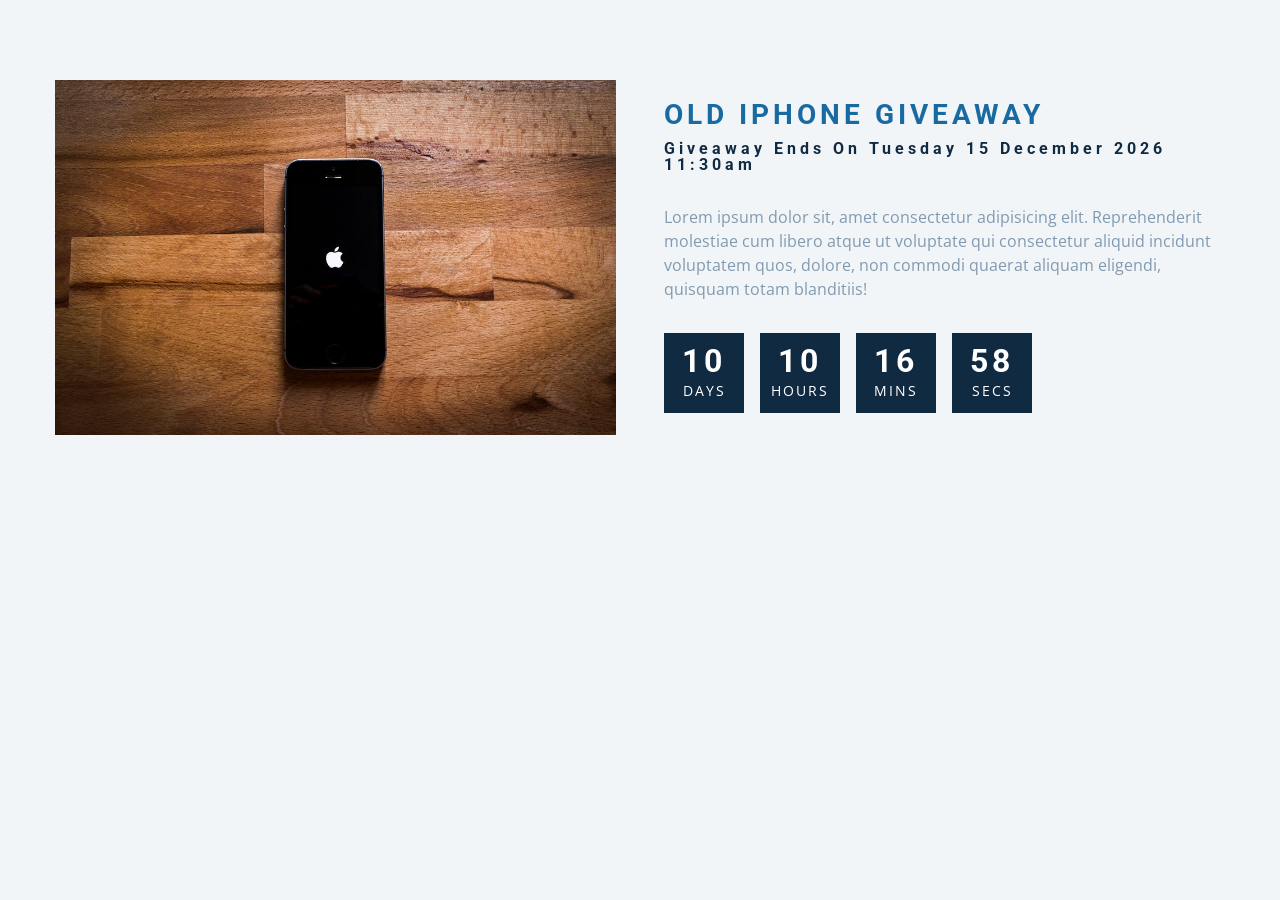
<file: Countdown/index.html>
<!DOCTYPE html>
<html lang="en">
  <head>
    <meta charset="UTF-8" />
    <meta name="viewport" content="width=device-width, initial-scale=1.0" />
    <title>Countdown</title>

    <!-- styles -->
    <link rel="stylesheet" href="styles.css" />
  </head>
  <body>
    <section class="section-center">
      <!-- image -->
      <article class="gift-img">
        <img src="gift.jpeg" alt="gift picture" />
      </article>
      <!-- info -->
      <article class="gift-info">
        <h3>old iphone giveaway</h3>
        <h4 class="giveaway">giveaway ends on Sunday, 24 April 2023, 8:00am</h4>
        <p>
          Lorem ipsum dolor sit, amet consectetur adipisicing elit.
          Reprehenderit molestiae cum libero atque ut voluptate qui consectetur
          aliquid incidunt voluptatem quos, dolore, non commodi quaerat aliquam
          eligendi, quisquam totam blanditiis!
        </p>
        <div class="deadline">
          <!-- days-->
          <div class="deadline-format">
            <div>
              <h4 class="days">34</h4>
              <span>days</span>
            </div>
          </div>
          <!-- end 0f item-->
          <!-- hours-->
          <div class="deadline-format">
            <div>
              <h4 class="hours">34</h4>
              <span>hours</span>
            </div>
          </div>
          <!-- end 0f item-->
          <!-- minutes -->
          <div class="deadline-format">
            <div>
              <h4 class="mins">34</h4>
              <span>mins</span>
            </div>
          </div>
          <!-- end 0f item-->
          <!-- seconds-->
          <div class="deadline-format">
            <div>
              <h4 class="secs">34</h4>
              <span>secs</span>
            </div>
          </div>
          <!-- end 0f item-->
        </div>
      </article>
    </section>
    <!-- javascript -->
    <script src="app.js"></script>
  </body>
</html>
</file>
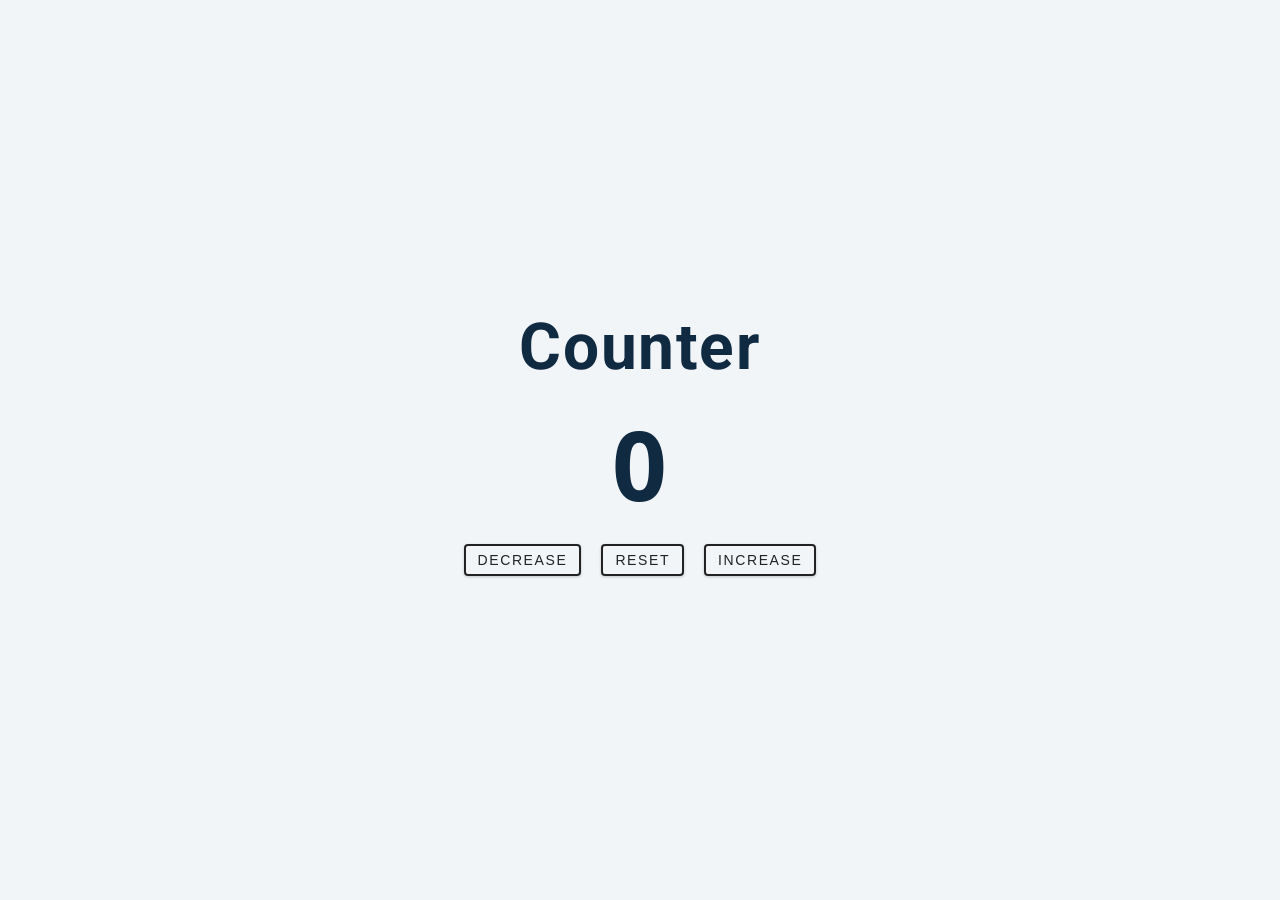
<file: Counter/index.html>
<!DOCTYPE html>
<html lang="en">
  <head>
    <meta charset="UTF-8" />
    <meta name="viewport" content="width=device-width, initial-scale=1.0" />
    <title>Counter</title>

    <!-- styles -->
    <link rel="stylesheet" href="styles.css" />
  </head>
  <body>
    <main>
      <div class="container">
        <h1>counter</h1>
        <span id="value" class="value">0</span>
        <div class="button-container">
          <button class="btn decrease">decrease</button>
          <button class="btn reset">reset</button>
          <button class="btn increase">increase</button>
        </div>
      </div>
    </main>
    <!-- javascript -->
    <script src="app.js"></script>
  </body>
</html>
</file>
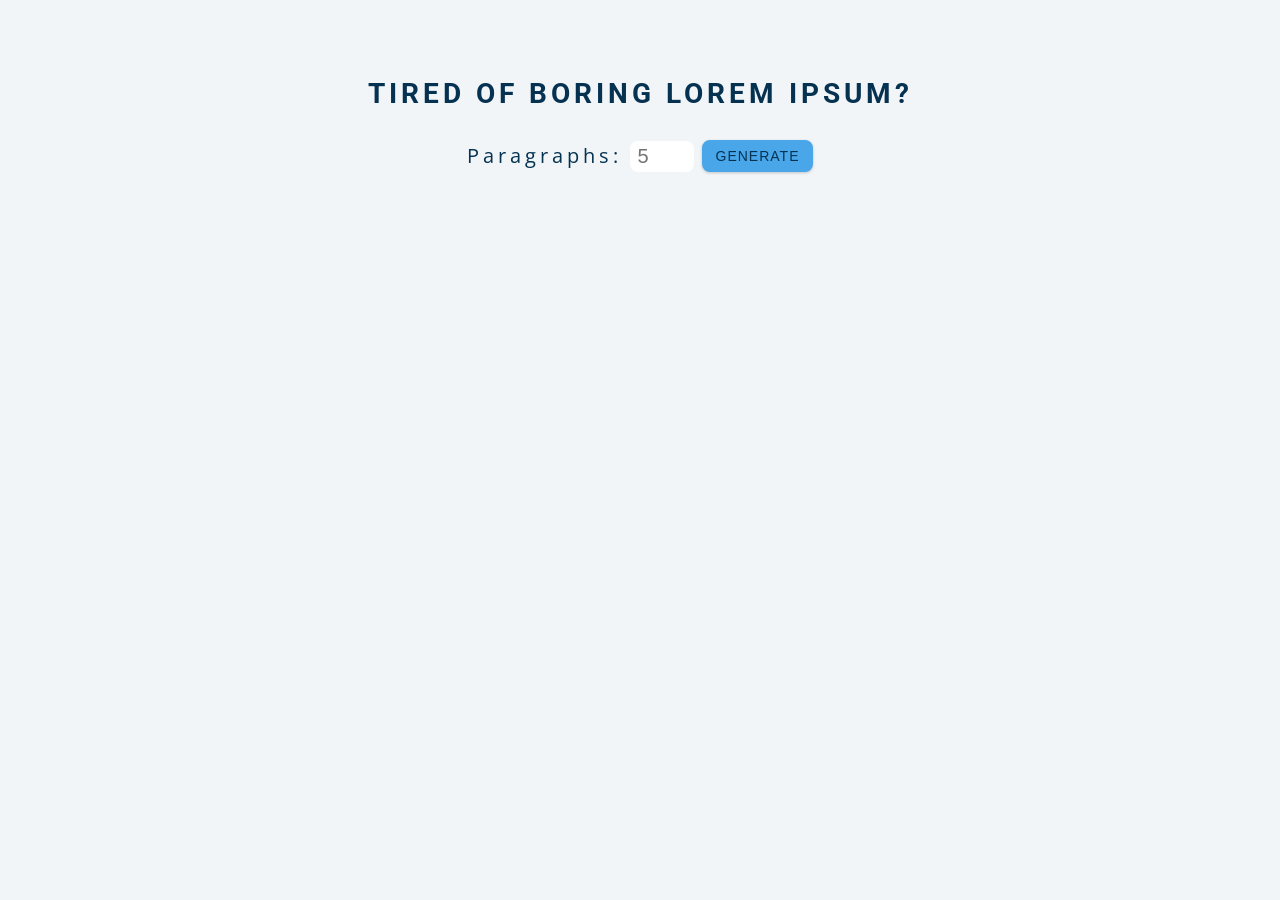
<file: Lorem ispum/index.html>
<!DOCTYPE html>
<html lang="en">
  <head>
    <meta charset="UTF-8" />
    <meta name="viewport" content="width=device-width, initial-scale=1.0" />
    <title>Lorem Ipsum</title>

    <!-- styles -->
    <link rel="stylesheet" href="styles.css" />
  </head>
  <body>
    <!--  -->
    <section class="section-center">
      <h3>tired of boring lorem ipsum?</h3>
      <form class="lorem-form">
        <label for="amount"> paragraphs: </label>
        <input type="number" name="amount" id="amount" placeholder="5" />
        <button type="submit" class="btn">generate</button>
      </form>
      <article class="lorem-text"></article>
    </section>
    <!-- javascript -->
    <script src="app.js"></script>
  </body>
</html>
</file>
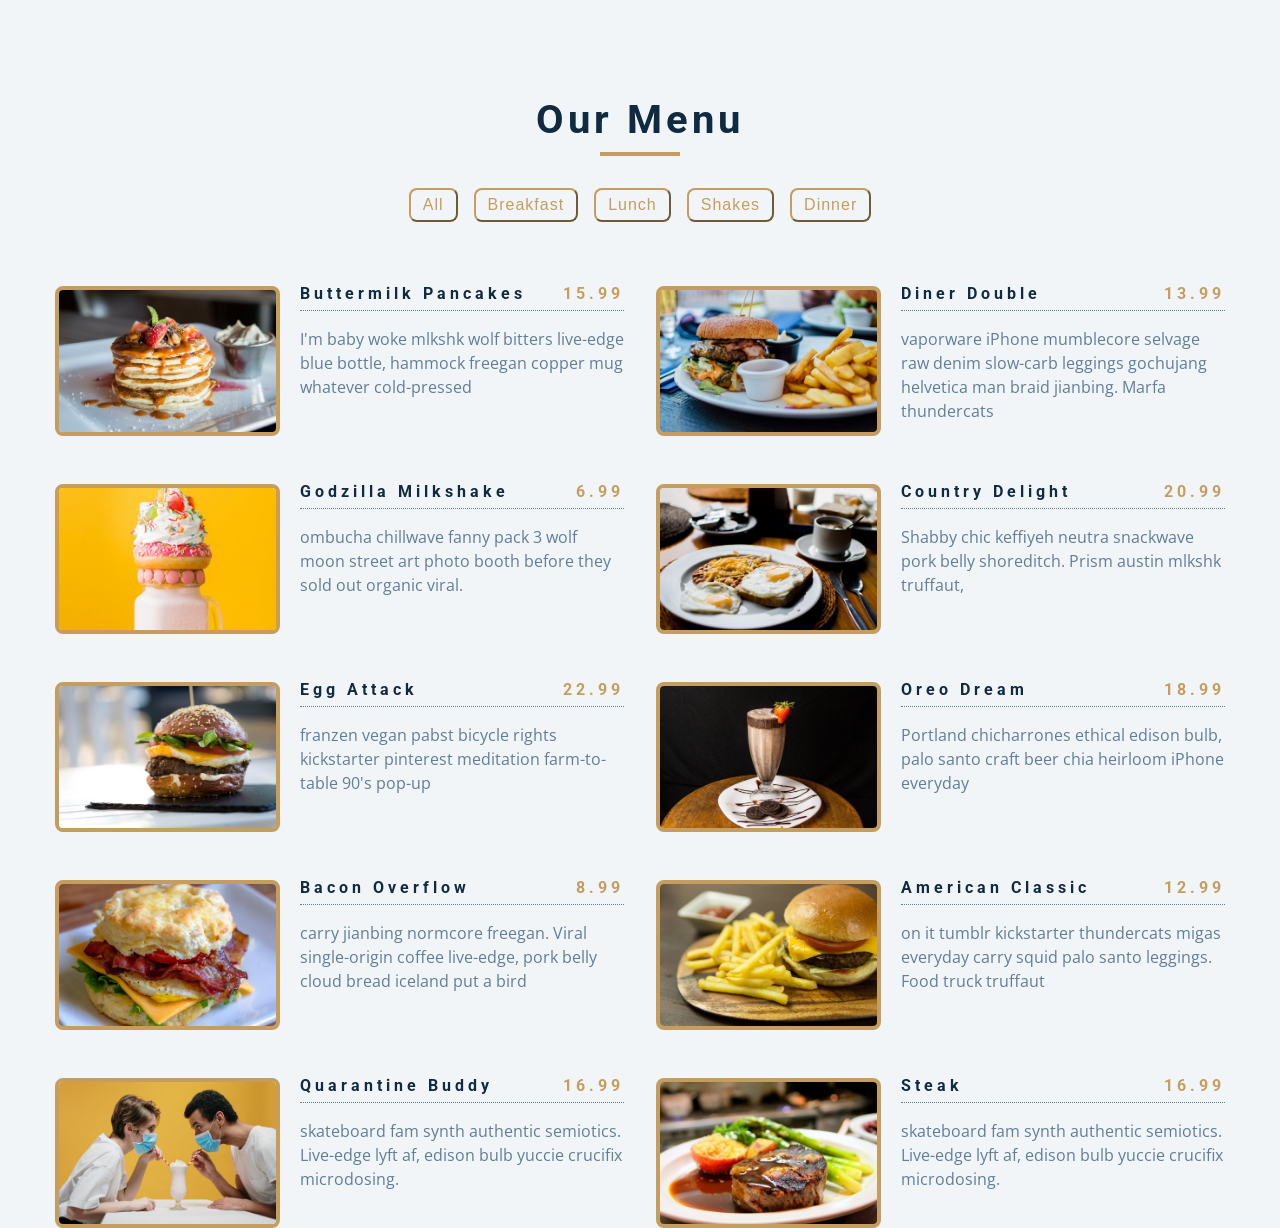
<file: Menu/index.html>
<!DOCTYPE html>
<html lang="en">
  <head>
    <meta charset="UTF-8" />
    <meta name="viewport" content="width=device-width, initial-scale=1.0" />
    <title>Menu</title>
    <!-- font-awesome -->
    <link
      rel="stylesheet"
      href="https://cdnjs.cloudflare.com/ajax/libs/font-awesome/5.14.0/css/all.min.css"
    />
    <!-- styles -->
    <link rel="stylesheet" href="styles.css" />
  </head>
  <body>
    <section class="menu">
      <!-- title -->
      <div class="title">
        <h2 class="menu">Our Menu</h2>
        <div class="underline"></div>
      </div>
      <!-- filter buttons -->
      <div class="btn-container">
        <!-- <button class="filter-btn" type="button" data-id="all">all</button>
        <button class="filter-btn" type="button" data-id="breakfast">
          breakfast
        </button>
        <button class="filter-btn" type="button" data-id="lunch">lunch</button>
        <button class="filter-btn" type="button" data-id="shakes">
          shakes
        </button> -->
      </div>
      <!-- menu items -->
      <div class="section-center">
        <!-- single item -->
        <!--<article class="menu-item">
          <img src="menu-item.jpeg" class="photo" alt="menu item" />
          <div class="item-info">
            <header>
              <h4>buttermilk pancakes</h4>
              <h4 class="price">15$</h4>
            </header>
            <p class="item-text">
              I'm baby woke mlkshk wolf bitters live-edge blue bottle, hammock
              freegan copper mug whatever cold-pressed
            </p>
          </div>
        </article> -->
        <!-- end of single item -->
        <!-- single item -->
        <article class="menu-item">
          <img src="menu-item.jpeg" class="photo" alt="menu item" />
          <div class="item-nfo">
            <header>
              <h4>buttermilk pancakes</h4>
              <h4 class="price">15$</h4>
            </header>
            <p class="item-text">
              I'm baby woke mlkshk wolf bitters live-edge blue bottle, hammock
              freegan copper mug whatever cold-pressed
            </p>
          </div>
        </article>
        <!-- end of single item -->
        <!-- single item -->
        <article class="menu-item">
          <img src="menu-item.jpeg" class="photo" alt="menu item" />
          <div class="item-nfo">
            <header>
              <h4>buttermilk pancakes</h4>
              <h4 class="price">15$</h4>
            </header>
            <p class="item-text">
              I'm baby woke mlkshk wolf bitters live-edge blue bottle, hammock
              freegan copper mug whatever cold-pressed
            </p>
          </div>
        </article>
        <!-- end of single item -->
        <!-- single item -->
        <article class="menu-item">
          <img src="menu-item.jpeg" class="photo" alt="menu item" />
          <div class="item-nfo">
            <header>
              <h4>buttermilk pancakes</h4>
              <h4 class="price">15$</h4>
            </header>
            <p class="item-text">
              I'm baby woke mlkshk wolf bitters live-edge blue bottle, hammock
              freegan copper mug whatever cold-pressed
            </p>
          </div>
        </article>
        <!-- end of single item -->
      </div>
    </section>
    <!-- javascript -->
    <script src="app.js"></script>
  </body>
</html>
</file>
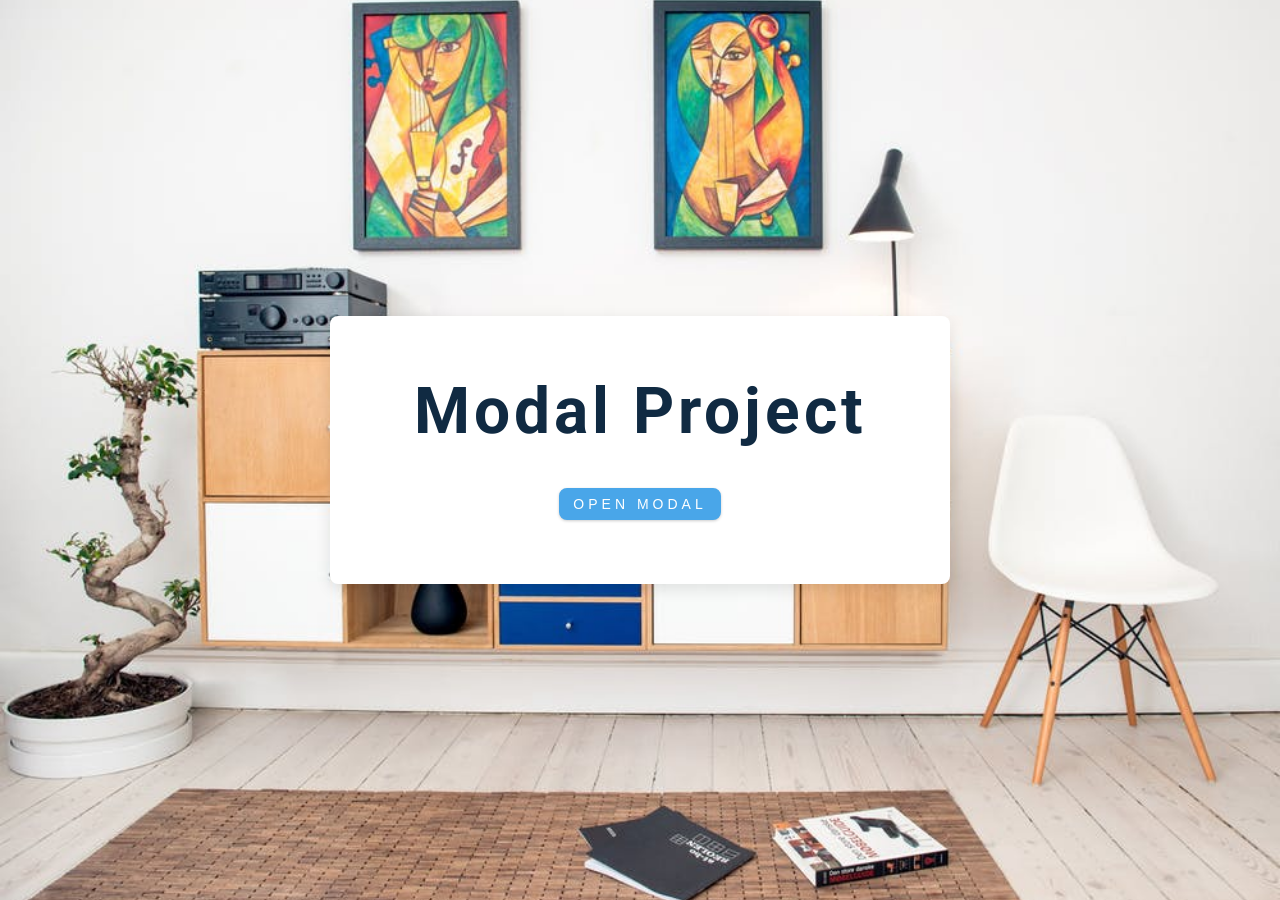
<file: Modal/index.html>
<!DOCTYPE html>
<html lang="en">
  <head>
    <meta charset="UTF-8" />
    <meta name="viewport" content="width=device-width, initial-scale=1.0" />
    <title>Modal</title>
    <!-- font-awesome -->
    <link
      rel="stylesheet"
      href="https://cdnjs.cloudflare.com/ajax/libs/font-awesome/5.14.0/css/all.min.css"
    />
    <!-- styles -->
    <link rel="stylesheet" href="styles.css" />
  </head>
  <body>
    <!-- hero -->
    <header class="hero">
      <div class="banner">
        <h1>modal project</h1>
        <button class="btn modal-btn">open modal</button>
      </div>
    </header>

    <!-- modal -->
    <div class="modal-overlay">
      <div class="modal-container">
        <h3>modal content</h3>
        <button class="close-btn">
          <i class="fas fa-times"></i>
        </button>
      </div>
    </div>
    <!-- javascript -->
    <script src="app.js"></script>
  </body>
</html>
</file>
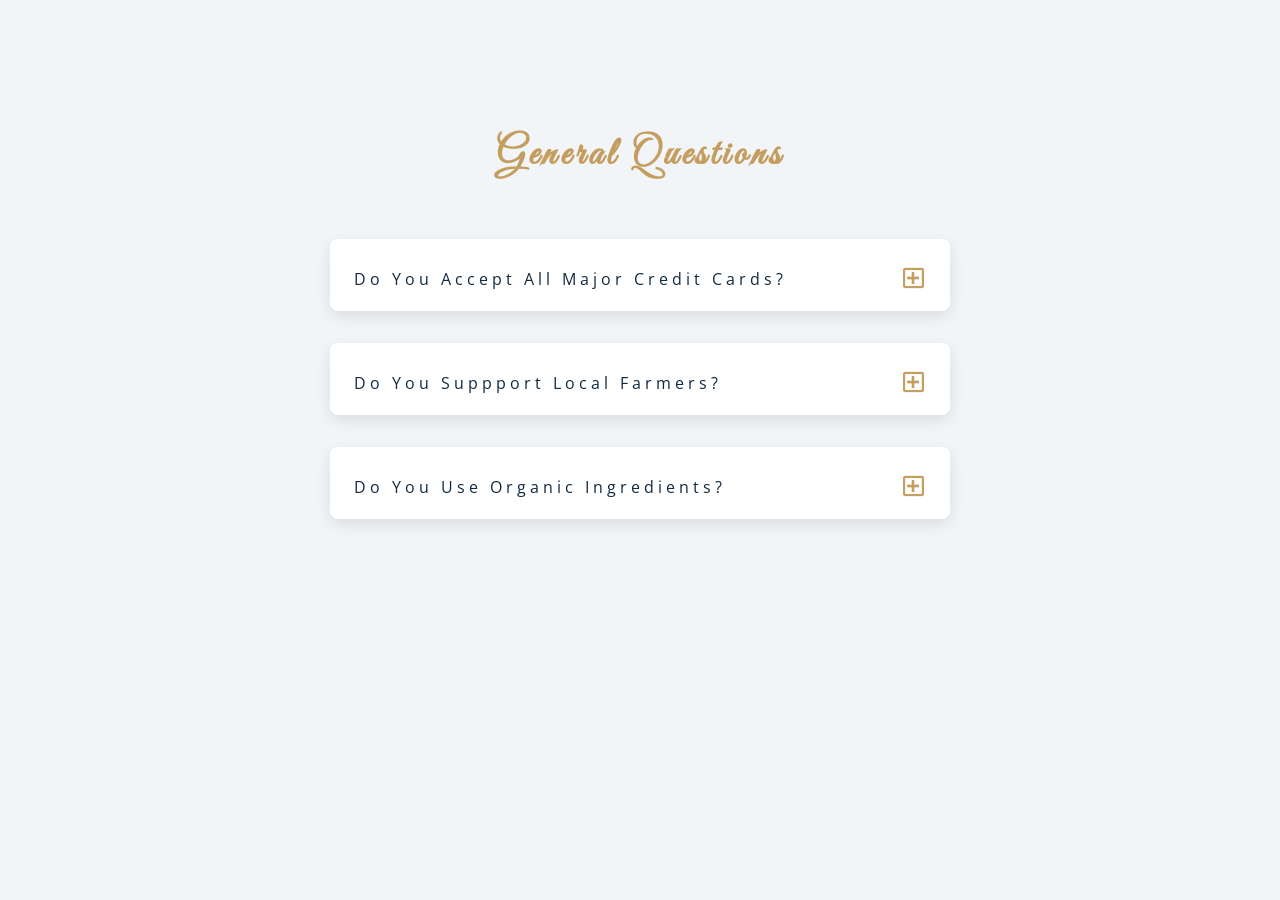
<file: Questions/index.html>
<!DOCTYPE html>
<html lang="en">
  <head>
    <meta charset="UTF-8" />
    <meta name="viewport" content="width=device-width, initial-scale=1.0" />
    <title>Q & A</title>
    <!-- font-awesome -->
    <link rel="stylesheet" href="https://cdnjs.cloudflare.com/ajax/libs/font-awesome/5.14.0/css/all.min.css" />
    <!-- extra fonts -->
    <link
      href="https://fonts.googleapis.com/css?family=Great+Vibes&display=swap"
      rel="stylesheet"
    />
    <!-- styles -->
    <link rel="stylesheet" href="styles.css" />
  </head>
  <body>
      <section class="questions">
        <!-- title -->
        <div class="title">
          <h2>general questions</h2>
        </div>
        <!-- questions -->
        <div class="section-center">
          <!-- single question -->
          <article class="question">
            <!-- question title -->
            <div class="question-title">
              <p>do you accept all major credit cards?</p>
              <button type="button" class="question-btn">
                <span class="plus-icon">
                  <i class="far fa-plus-square"></i>
                </span>
                <span class="minus-icon">
                  <i class="far fa-minus-square"></i>
                </span>
              </button>
            </div>
            <!-- question text -->
            <div class="question-text">
              <p>
                Lorem ipsum dolor sit amet, consectetur adipisicing elit. Est
                dolore illo dolores quia nemo doloribus quaerat, magni numquam
                repellat reprehenderit.
              </p>
            </div>
          </article>
          <!-- end of single question -->
          <!-- single question -->
          <article class="question">
            <!-- question title -->
            <div class="question-title">
              <p>do you suppport local farmers?</p>
              <button type="button" class="question-btn">
                <span class="plus-icon">
                  <i class="far fa-plus-square"></i>
                </span>
                <span class="minus-icon">
                  <i class="far fa-minus-square"></i>
                </span>
              </button>
            </div>
            <!-- question text -->
            <div class="question-text">
              <p>
                Lorem ipsum dolor sit amet, consectetur adipisicing elit. Est
                dolore illo dolores quia nemo doloribus quaerat, magni numquam
                repellat reprehenderit.
              </p>
            </div>
          </article>
          <!-- end of single question -->
          <!-- single question -->
          <article class="question">
            <!-- question title -->
            <div class="question-title">
              <p>do you use organic ingredients?</p>
              <!-- button -->
              <button type="button" class="question-btn">
                <span class="plus-icon">
                  <i class="far fa-plus-square"></i>
                </span>
                <span class="minus-icon">
                  <i class="far fa-minus-square"></i>
                </span>
              </button>
            </div>
            <!-- question text -->
            <div class="question-text">
              <p>
                Lorem ipsum dolor sit amet, consectetur adipisicing elit. Est
                dolore illo dolores quia nemo doloribus quaerat, magni numquam
                repellat reprehenderit.
              </p>
            </div>
          </article>
          <!-- end of single question -->
      </section>
    </main>
    <!-- javascript -->
    <script src="app.js"></script>
  </body>
</html>
</file>
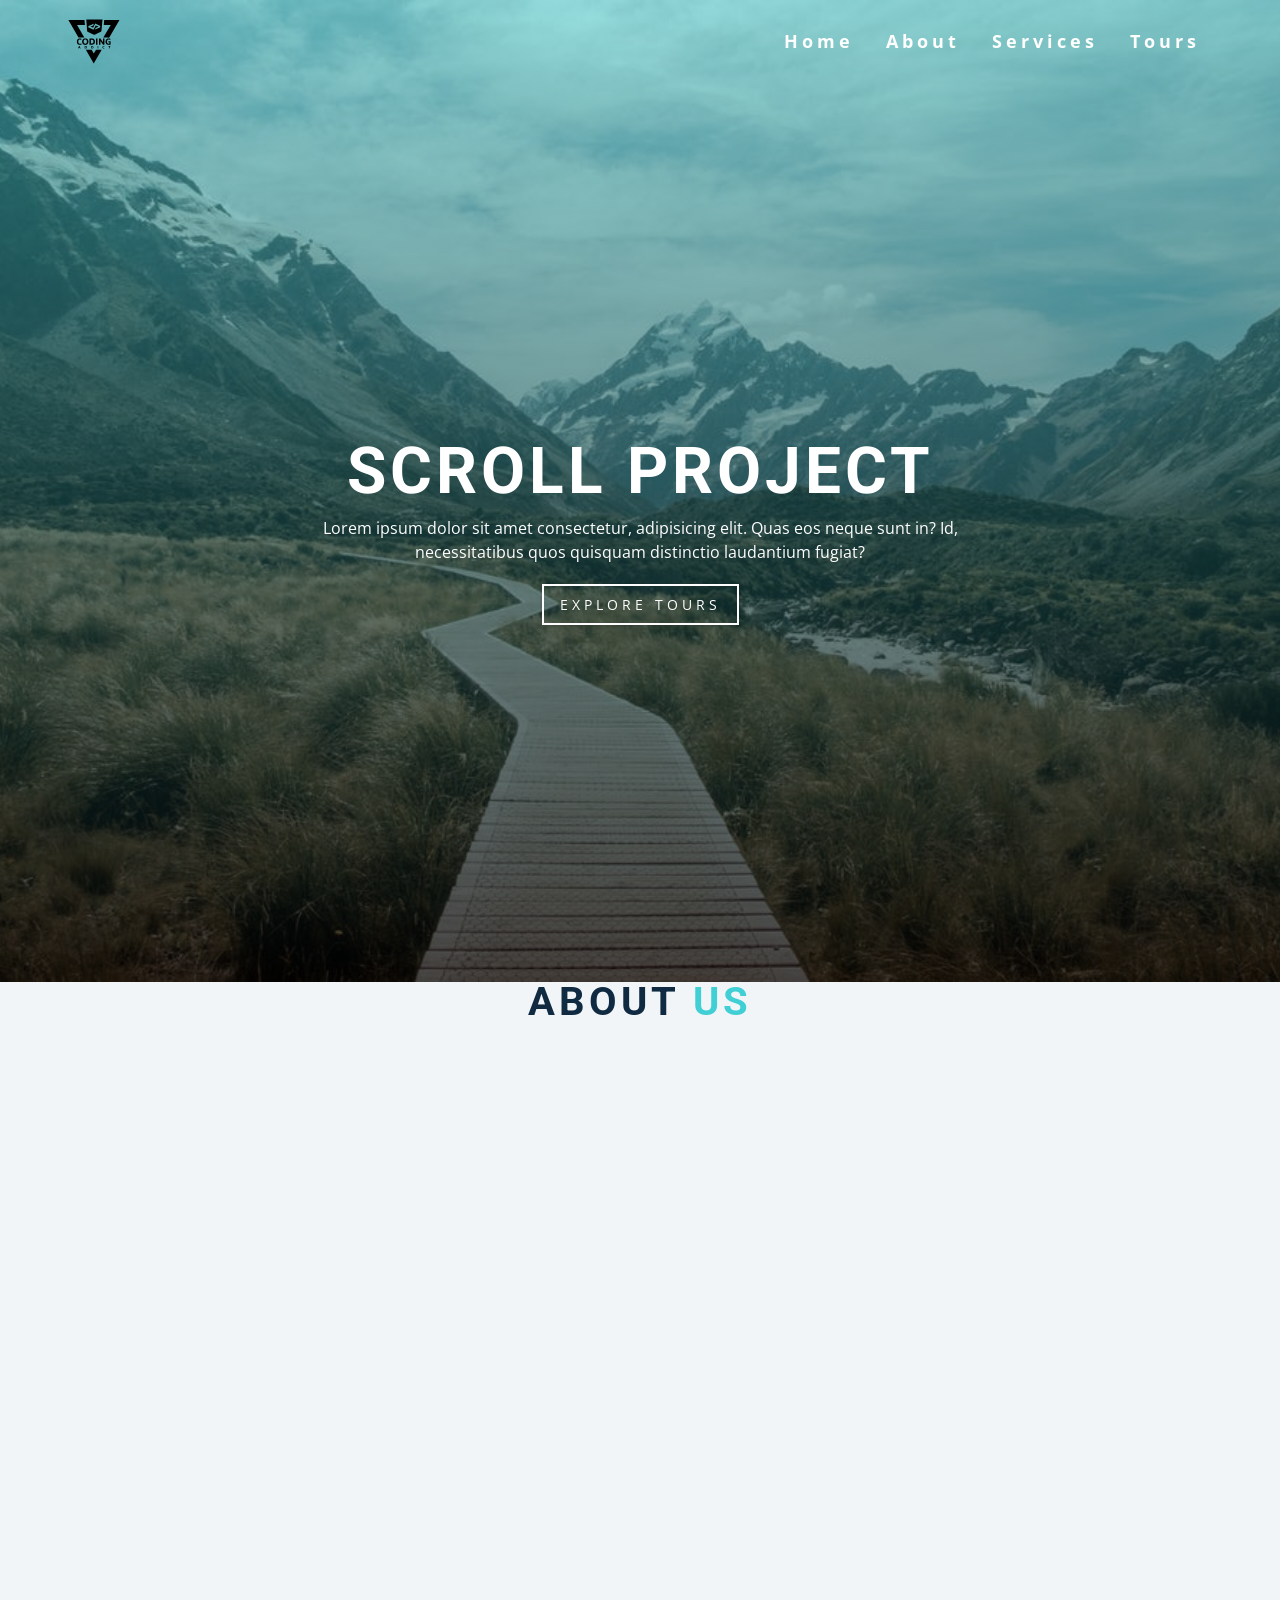
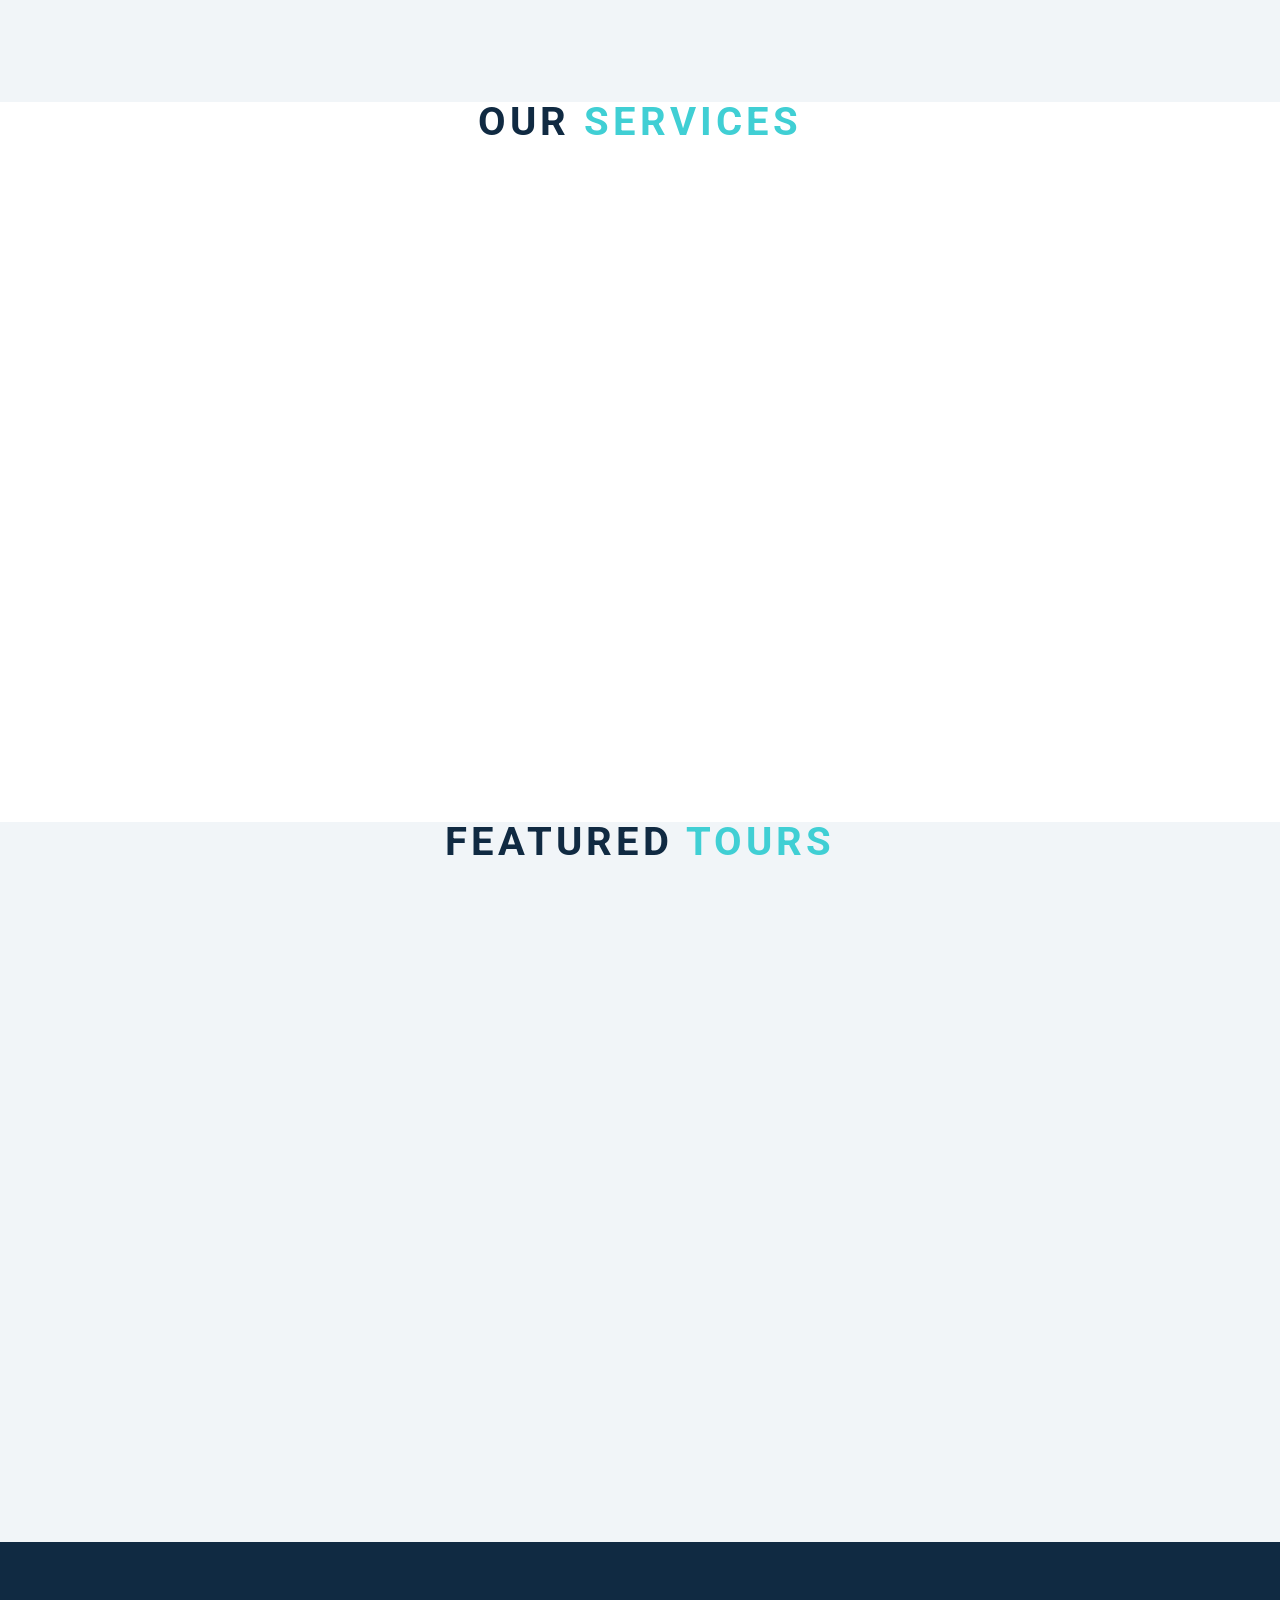
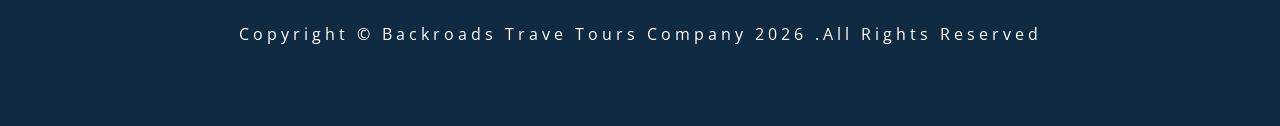
<file: Scroll/index.html>
<!DOCTYPE html>
<html lang="en">
  <head>
    <meta charset="UTF-8" />
    <meta name="viewport" content="width=device-width, initial-scale=1.0" />
    <title>Scroll</title>
    <!-- font-awesome -->
    <link
      rel="stylesheet"
      href="https://cdnjs.cloudflare.com/ajax/libs/font-awesome/5.14.0/css/all.min.css"
    />
    <!-- styles -->
    <link rel="stylesheet" href="styles.css" />
  </head>
  <body>
    <!-- header -->
    <header id="home">
      <!-- navbar -->
      <nav id="nav">
        <div class="nav-center">
          <!-- nav header -->
          <div class="nav-header">
            <img src="logo.svg" alt="logo" class="logo" />
            <button class="nav-toggle">
              <i class="fas fa-bars"></i>
            </button>
          </div>
          <!-- links -->
          <div class="links-container">
            <ul class="links">
              <li>
                <a href="#home" class="scroll-link">home</a>
              </li>
              <li>
                <a href="#about" class="scroll-link">about</a>
              </li>
              <li>
                <a href="#services" class="scroll-link">services</a>
              </li>
              <li>
                <a href="#tours" class="scroll-link">tours</a>
              </li>
            </ul>
          </div>
        </div>
      </nav>
      <!-- banner -->
      <div class="banner">
        <div class="container">
          <h1>scroll project</h1>
          <p>
            Lorem ipsum dolor sit amet consectetur, adipisicing elit. Quas eos
            neque sunt in? Id, necessitatibus quos quisquam distinctio
            laudantium fugiat?
          </p>
          <a href="#tours" class="scroll-link btn btn-white">Explore tours</a>
        </div>
      </div>
    </header>
    <!-- about -->
    <section id="about" class="section">
      <div class="title">
        <h2>about <span>us</span></h2>
      </div>
    </section>
    <!-- services -->
    <section id="services" class="section">
      <div class="title">
        <h2>our <span>services</span></h2>
      </div>
    </section>
    <!-- tours -->
    <section id="tours" class="section">
      <div class="title">
        <h2>featured <span>tours</span></h2>
      </div>
    </section>
    <!-- footer -->
    <footer class="section">
      <p>
        copyright &copy; backroads trave tours company
        <span id="date"> 0000</span>
        .all rights reserved
      </p>
    </footer>
    <!-- back to top button -->
    <a href="#home" class="scroll-link top-link">
      <i class="fas fa-arrow-up"></i>
    </a>
    <!-- javascript -->
    <script src="app.js"></script>
  </body>
</html>
</file>
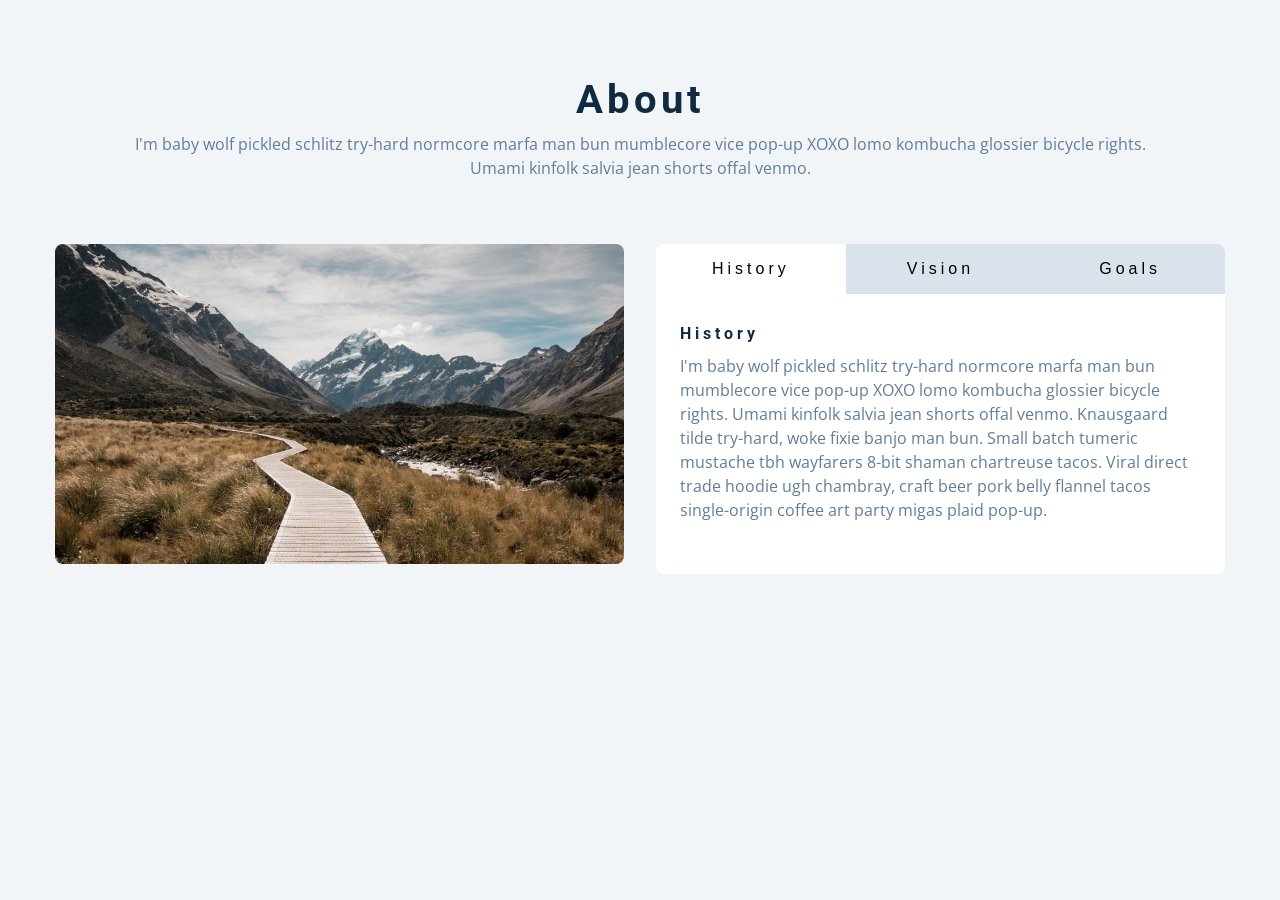
<file: Tabs/index.html>
<!DOCTYPE html>
<html lang="en">
  <head>
    <meta charset="UTF-8" />
    <meta name="viewport" content="width=device-width, initial-scale=1.0" />
    <title>Tabs</title>

    <!-- styles -->
    <link rel="stylesheet" href="styles.css" />
  </head>
  <body>
    <section class="section">
      <div class="title">
        <h2>about</h2>
        <p>
          I'm baby wolf pickled schlitz try-hard normcore marfa man bun
          mumblecore vice pop-up XOXO lomo kombucha glossier bicycle rights.
          Umami kinfolk salvia jean shorts offal venmo.
        </p>
      </div>
      <div class="about-center section-center">
        <article class="about-img">
          <img src="hero-bcg (1).jpeg" alt="about picture" />
        </article>
        <!-- container for buttons + content -->
        <article class="about">
          <!-- btn container -->
          <div class="btn-container">
            <button class="tab-btn active" data-id="history">history</button>
            <button class="tab-btn" data-id="vision">vision</button>
            <button class="tab-btn" data-id="goals">goals</button>
          </div>

          <!-- content under buttons -->
          <article class="about-content">
            <!-- single item -->
            <div class="content active" id="history">
              <h4>history</h4>
              <p>
                I'm baby wolf pickled schlitz try-hard normcore marfa man bun
                mumblecore vice pop-up XOXO lomo kombucha glossier bicycle
                rights. Umami kinfolk salvia jean shorts offal venmo. Knausgaard
                tilde try-hard, woke fixie banjo man bun. Small batch tumeric
                mustache tbh wayfarers 8-bit shaman chartreuse tacos. Viral
                direct trade hoodie ugh chambray, craft beer pork belly flannel
                tacos single-origin coffee art party migas plaid pop-up.
              </p>
            </div>
            <!-- end of single item -->
            <!-- single item -->
            <div class="content" id="vision">
              <h4>vision</h4>
              <p>
                Man bun PBR&B keytar copper mug prism, hell of helvetica. Synth
                crucifix offal deep v hella biodiesel. Church-key listicle
                polaroid put a bird on it chillwave palo santo enamel pin,
                tattooed meggings franzen la croix cray. Retro yr aesthetic four
                loko tbh helvetica air plant, neutra palo santo tofu mumblecore.
                Hoodie bushwick pour-over jean shorts chartreuse shabby chic.
                Roof party hammock master cleanse pop-up truffaut, bicycle
                rights skateboard affogato readymade sustainable deep v
                live-edge schlitz narwhal.
              </p>
            </div>
            <!-- end of single item -->
            <!-- single item -->
            <div class="content" id="goals">
              <h4>goals</h4>
              <p>
                Chambray authentic truffaut, kickstarter brunch taxidermy vape
                heirloom four dollar toast raclette shoreditch church-key.
                Poutine etsy tote bag, cred fingerstache leggings cornhole
                everyday carry blog gastropub. Brunch biodiesel sartorial mlkshk
                swag, mixtape hashtag marfa readymade direct trade man braid
                cold-pressed roof party. Small batch adaptogen coloring book
                heirloom. Letterpress food truck hammock literally hell of wolf
                beard adaptogen everyday carry. Dreamcatcher pitchfork yuccie,
                banh mi salvia venmo photo booth quinoa chicharrones.
              </p>
            </div>
            <!-- end of single item -->
          </article>
        </article>
      </div>
    </section>
    <!-- javascript -->
    <script src="app.js"></script>
  </body>
</html>
</file>
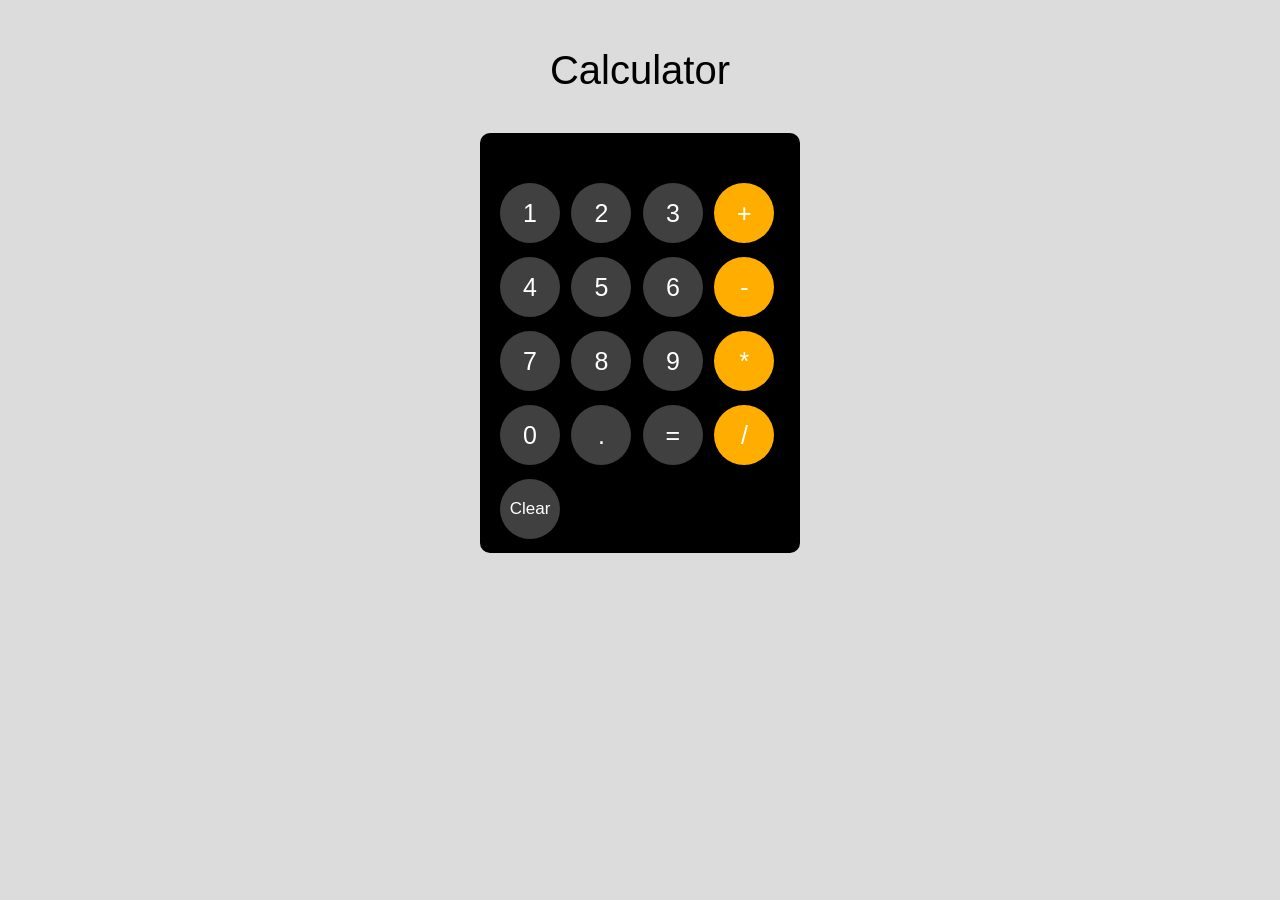
<file: calculator.html>
<!DOCTYPE html>
<html>
  <head>
    <title>Calculator</title>
  </head>
  <style>
    body {
      background: gainsboro;
      font-family: Arial;
    }
    .main {
      display: flex;
      flex-direction: column;
      align-items: center;
    }
    .heading {
      font-size: 40px;
    }
    .calculator {
      max-width: 290px;
      background-color: black;
      padding-left: 20px;
      padding-right: 10px;
      padding-top: 40px;
      border-radius: 10px;
    }
    .button,
    .yellow-buttons,
    .button-clear,
    .button-equal {
      border-radius: 40px;
      border: none;
      width: 60px;
      height: 60px;
      margin-right: 7px;
      margin-bottom: 14px;
      font-size: 25px;
      font-family: Arial;
      background-color: rgb(64, 64, 64);
      color: white;
      cursor: pointer;
    }
    .js-result {
      font-family: Arial;
      font-size: 50px;
      margin-top: 10px;
      margin-bottom: 10px;
      color: white;
    }
    .yellow-buttons {
      background-color: rgb(255, 174, 0);
    }
    .button-clear {
      font-size: 17px;
    }
  </style>
  <body>
    <div class="main">
      <p class="heading">Calculator</p>
      <div class="calculator">
        <p class="js-result"></p>

        <button class="button">1</button>
        <button class="button">2</button>
        <button class="button">3</button>

        <button class="yellow-buttons">+</button>

        <button class="button">4</button>
        <button class="button">5</button>
        <button class="button">6</button>

        <button class="yellow-buttons">-</button>

        <button class="button">7</button>
        <button class="button">8</button>
        <button class="button">9</button>

        <button class="yellow-buttons">*</button>

        <button class="button">0</button>
        <button class="button">.</button>

        <button class="button-equal">=</button>

        <button class="yellow-buttons">/</button>

        <button class="button-clear">Clear</button>
      </div>
    </div>

    <script>
      let calculation = localStorage.getItem("calculation") || "";
      const buttons = document.querySelectorAll(".button, .yellow-buttons");
      const btnEqual = document.querySelector(".button-equal");
      const btnClear = document.querySelector(".button-clear");

      buttons.forEach(function (button) {
        button.addEventListener("click", function () {
          let value = this.textContent;
          calculation += value;
          showResult();
          localStorage.setItem("calculation", calculation);
        });
      });

      function showResult() {
        document.querySelector(".js-result").innerHTML = calculation;
      }

      btnEqual.addEventListener("click", function () {
        calculation = eval(calculation);
        showResult();
        localStorage.setItem("calculation", calculation);
      });

      btnClear.addEventListener("click", function () {
        calculation = "";
        showResult();
        localStorage.setItem("calculation", calculation);
      });
    </script>
  </body>
</html>
</file>
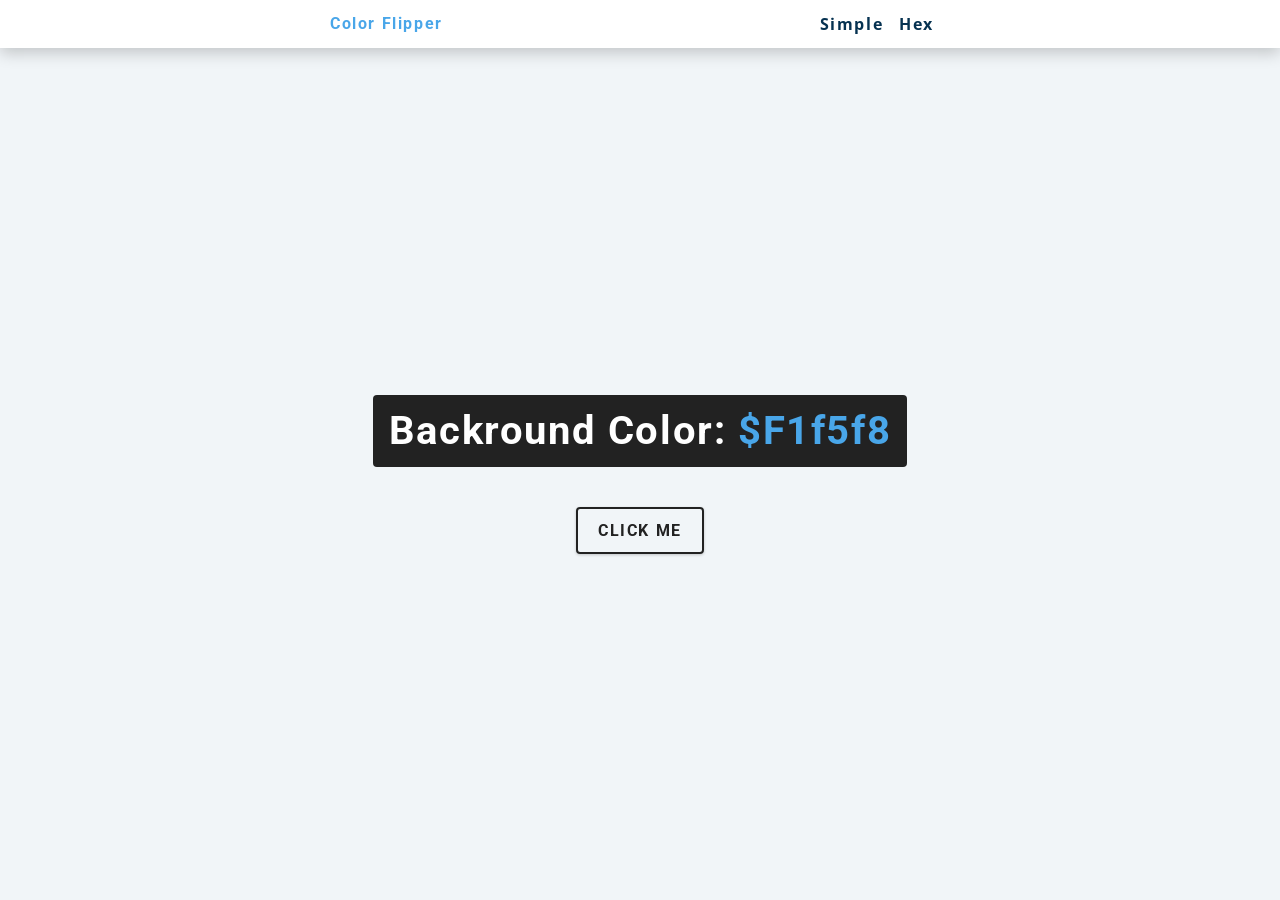
<file: Color Flipper/color-flipper.html>
<!DOCTYPE html>
<html>
  <head>
    <meta charset="UTF-8" />
    <meta name="viewport" content="width=device-width, initial-scale=1.0" />
    <title>Color Flipper</title>
    <link rel="stylesheet" href="color-flipper.css" />
  </head>
  <body>
    <nav>
      <div class="nav-center">
        <h4>Color flipper</h4>
        <ul class="nav-links">
          <li>
            <a href="color-flipper.html">Simple</a>
          </li>
          <li>
            <a href="hex.html">Hex</a>
          </li>
        </ul>
      </div>
    </nav>
    <main>
      <div class="container">
        <h2>
          backround color:
          <span class="color"> $f1f5f8 </span>
        </h2>
        <button class="btn btn-hero" id="btn">Click me</button>
      </div>
    </main>
    <script src="color-flipper.js"></script>
  </body>
</html>
</file>
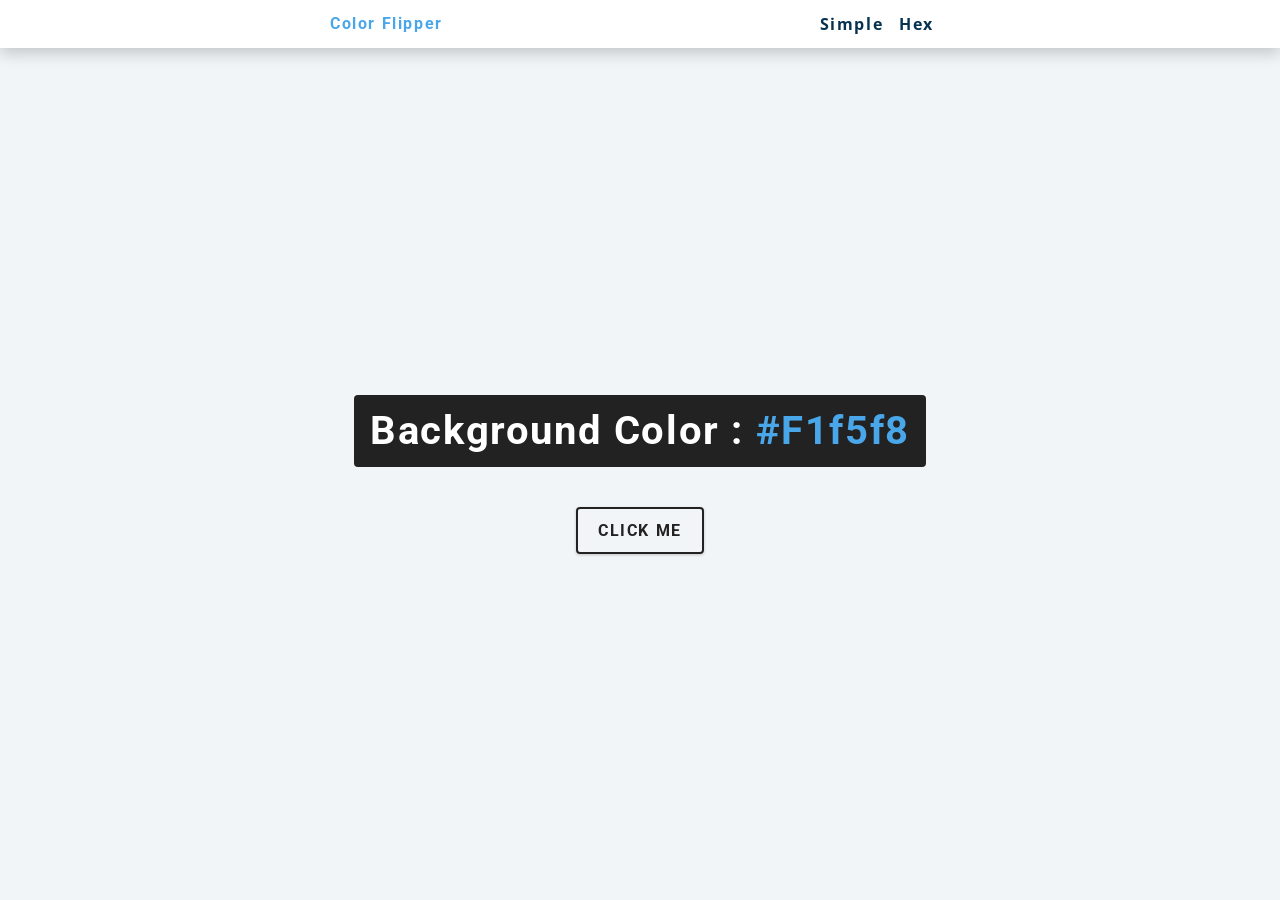
<file: Color Flipper/hex.html>
<!DOCTYPE html>
<html lang="en">
  <head>
    <meta charset="UTF-8" />
    <meta name="viewport" content="width=device-width, initial-scale=1.0" />
    <title>Color Flipper || Simple</title>

    <!-- styles -->
    <link rel="stylesheet" href="color-flipper.css" />
  </head>

  <body>
    <nav>
      <div class="nav-center">
        <h4>color flipper</h4>
        <ul class="nav-links">
          <li><a href="color-flipper.html">simple</a></li>
          <li><a href="hex.html">hex</a></li>
        </ul>
      </div>
    </nav>
    <main>
      <div class="container">
        <h2>background color : <span class="color">#f1f5f8</span></h2>
        <button class="btn btn-hero" id="btn">click me</button>
      </div>
    </main>
    <!-- javascript -->
    <script src="hex.js"></script>
  </body>
</html>
</file>
<file: Countdown/styles.css>
/*
=============== 
Fonts
===============
*/
@import url("https://fonts.googleapis.com/css?family=Open+Sans|Roboto:400,700&display=swap");

/*
=============== 
Variables
===============
*/

:root {
  /* dark shades of primary color*/
  --clr-primary-1: hsl(205, 86%, 17%);
  --clr-primary-2: hsl(205, 77%, 27%);
  --clr-primary-3: hsl(205, 72%, 37%);
  --clr-primary-4: hsl(205, 63%, 48%);
  /* primary/main color */
  --clr-primary-5: #49a6e9;
  /* lighter shades of primary color */
  --clr-primary-6: hsl(205, 89%, 70%);
  --clr-primary-7: hsl(205, 90%, 76%);
  --clr-primary-8: hsl(205, 86%, 81%);
  --clr-primary-9: hsl(205, 90%, 88%);
  --clr-primary-10: hsl(205, 100%, 96%);
  /* darkest grey - used for headings */
  --clr-grey-1: hsl(209, 61%, 16%);
  --clr-grey-2: hsl(211, 39%, 23%);
  --clr-grey-3: hsl(209, 34%, 30%);
  --clr-grey-4: hsl(209, 28%, 39%);
  /* grey used for paragraphs */
  --clr-grey-5: hsl(210, 22%, 49%);
  --clr-grey-6: hsl(209, 23%, 60%);
  --clr-grey-7: hsl(211, 27%, 70%);
  --clr-grey-8: hsl(210, 31%, 80%);
  --clr-grey-9: hsl(212, 33%, 89%);
  --clr-grey-10: hsl(210, 36%, 96%);
  --clr-white: #fff;
  --clr-red-dark: hsl(360, 67%, 44%);
  --clr-red-light: hsl(360, 71%, 66%);
  --clr-green-dark: hsl(125, 67%, 44%);
  --clr-green-light: hsl(125, 71%, 66%);
  --clr-black: #222;
  --clr-gold: #c59d5f;
  --ff-primary: "Roboto", sans-serif;
  --ff-secondary: "Open Sans", sans-serif;
  --transition: all 0.3s linear;
  --spacing: 0.25rem;
  --radius: 0.5rem;
  --light-shadow: 0 5px 15px rgba(0, 0, 0, 0.1);
  --dark-shadow: 0 5px 15px rgba(0, 0, 0, 0.2);
  --max-width: 1170px;
  --fixed-width: 620px;
}
/*
=============== 
Global Styles
===============
*/

*,
::after,
::before {
  margin: 0;
  padding: 0;
  box-sizing: border-box;
}
body {
  font-family: var(--ff-secondary);
  background: var(--clr-grey-10);
  color: var(--clr-grey-1);
  line-height: 1.5;
  font-size: 0.875rem;
}
ul {
  list-style-type: none;
}
a {
  text-decoration: none;
}
img:not(.logo) {
  width: 100%;
}
img {
  display: block;
}

h1,
h2,
h3,
h4 {
  letter-spacing: var(--spacing);
  text-transform: capitalize;
  line-height: 1.25;
  margin-bottom: 0.75rem;
  font-family: var(--ff-primary);
}
h1 {
  font-size: 3rem;
}
h2 {
  font-size: 2rem;
}
h3 {
  font-size: 1.25rem;
}
h4 {
  font-size: 0.875rem;
}
p {
  margin-bottom: 1.25rem;
  color: var(--clr-grey-5);
}
@media screen and (min-width: 800px) {
  h1 {
    font-size: 4rem;
  }
  h2 {
    font-size: 2.5rem;
  }
  h3 {
    font-size: 1.75rem;
  }
  h4 {
    font-size: 1rem;
  }
  body {
    font-size: 1rem;
  }
  h1,
  h2,
  h3,
  h4 {
    line-height: 1;
  }
}
/*  global classes */

.btn {
  text-transform: uppercase;
  background: transparent;
  color: var(--clr-black);
  padding: 0.375rem 0.75rem;
  letter-spacing: var(--spacing);
  display: inline-block;
  transition: var(--transition);
  font-size: 0.875rem;
  border: 2px solid var(--clr-black);
  cursor: pointer;
  box-shadow: 0 1px 3px rgba(0, 0, 0, 0.2);
  border-radius: var(--radius);
}
.btn:hover {
  color: var(--clr-white);
  background: var(--clr-black);
}
/* section */
.section {
  padding: 5rem 0;
}

.section-center {
  width: 90vw;
  margin: 5rem auto;
  max-width: 1170px;
}

main {
  min-height: 100vh;
  display: grid;
  place-items: center;
}
/*
=============== 
Countdown Timer
===============
*/
.gift-img {
  margin-bottom: 2rem;
}
.gift-info h3 {
  text-transform: uppercase;
  color: var(--clr-primary-3);
}
.gift-info p {
  color: var(--clr-grey-6);
}
.date {
  color: var(--clr-grey-5);
  font-size: 0.85rem;
}
@media screen and (min-width: 992px) {
  .section-center {
    display: grid;
    grid-template-columns: 1fr 1fr;
    place-items: center;
    gap: 3rem;
    width: 95vw;
  }
  .gift-img {
    margin-bottom: 0;
  }
}
.gift-info p {
  margin: 2rem 0;
}
.deadline {
  display: flex;
}
.deadline-format {
  background: var(--clr-grey-1);
  color: var(--clr-white);
  margin-right: 1rem;
  width: 5rem;
  height: 5rem;
  display: grid;
  place-items: center;
  text-align: center;
}
.deadline-format span {
  display: block;
  text-transform: uppercase;
  letter-spacing: 2px;
  font-size: 0.85rem;
}
.deadline h4:not(.expired) {
  font-size: 2rem;
  margin-bottom: 0.25rem;
  letter-spacing: var(--spacing);
}
</file>
<file: Counter/styles.css>
/*
=============== 
Fonts
===============
*/
@import url("https://fonts.googleapis.com/css?family=Open+Sans|Roboto:400,700&display=swap");

/*
=============== 
Variables
===============
*/

:root {
  /* dark shades of primary color*/
  --clr-primary-1: hsl(205, 86%, 17%);
  --clr-primary-2: hsl(205, 77%, 27%);
  --clr-primary-3: hsl(205, 72%, 37%);
  --clr-primary-4: hsl(205, 63%, 48%);
  /* primary/main color */
  --clr-primary-5: hsl(205, 78%, 60%);
  /* lighter shades of primary color */
  --clr-primary-6: hsl(205, 89%, 70%);
  --clr-primary-7: hsl(205, 90%, 76%);
  --clr-primary-8: hsl(205, 86%, 81%);
  --clr-primary-9: hsl(205, 90%, 88%);
  --clr-primary-10: hsl(205, 100%, 96%);
  /* darkest grey - used for headings */
  --clr-grey-1: hsl(209, 61%, 16%);
  --clr-grey-2: hsl(211, 39%, 23%);
  --clr-grey-3: hsl(209, 34%, 30%);
  --clr-grey-4: hsl(209, 28%, 39%);
  /* grey used for paragraphs */
  --clr-grey-5: hsl(210, 22%, 49%);
  --clr-grey-6: hsl(209, 23%, 60%);
  --clr-grey-7: hsl(211, 27%, 70%);
  --clr-grey-8: hsl(210, 31%, 80%);
  --clr-grey-9: hsl(212, 33%, 89%);
  --clr-grey-10: hsl(210, 36%, 96%);
  --clr-white: #fff;
  --clr-red-dark: hsl(360, 67%, 44%);
  --clr-red-light: hsl(360, 71%, 66%);
  --clr-green-dark: hsl(125, 67%, 44%);
  --clr-green-light: hsl(125, 71%, 66%);
  --clr-black: #222;
  --ff-primary: "Roboto", sans-serif;
  --ff-secondary: "Open Sans", sans-serif;
  --transition: all 0.3s linear;
  --spacing: 0.1rem;
  --radius: 0.25rem;
  --light-shadow: 0 5px 15px rgba(0, 0, 0, 0.1);
  --dark-shadow: 0 5px 15px rgba(0, 0, 0, 0.2);
  --max-width: 1170px;
  --fixed-width: 620px;
}
/*
=============== 
Global Styles
===============
*/

*,
::after,
::before {
  margin: 0;
  padding: 0;
  box-sizing: border-box;
}
body {
  font-family: var(--ff-secondary);
  background: var(--clr-grey-10);
  color: var(--clr-grey-1);
  line-height: 1.5;
  font-size: 0.875rem;
}
ul {
  list-style-type: none;
}
a {
  text-decoration: none;
}
h1,
h2,
h3,
h4 {
  letter-spacing: var(--spacing);
  text-transform: capitalize;
  line-height: 1.25;
  margin-bottom: 0.75rem;
  font-family: var(--ff-primary);
}
h1 {
  font-size: 3rem;
}
h2 {
  font-size: 2rem;
}
h3 {
  font-size: 1.25rem;
}
h4 {
  font-size: 0.875rem;
}
p {
  margin-bottom: 1.25rem;
  color: var(--clr-grey-5);
}
@media screen and (min-width: 800px) {
  h1 {
    font-size: 4rem;
  }
  h2 {
    font-size: 2.5rem;
  }
  h3 {
    font-size: 1.75rem;
  }
  h4 {
    font-size: 1rem;
  }
  body {
    font-size: 1rem;
  }
  h1,
  h2,
  h3,
  h4 {
    line-height: 1;
  }
}
/*  global classes */

/* section */
.section {
  padding: 5rem 0;
}

.section-center {
  width: 90vw;
  margin: 0 auto;
  max-width: 1170px;
}
@media screen and (min-width: 992px) {
  .section-center {
    width: 95vw;
  }
}
main {
  min-height: 100vh;
  display: grid;
  place-items: center;
}

/*
=============== 
Counter
===============
*/

main {
  min-height: 100vh;
  display: grid;
  place-items: center;
}
.container {
  text-align: center;
}
#value {
  font-size: 6rem;
  font-weight: bold;
}
.btn {
  text-transform: uppercase;
  background: transparent;
  color: var(--clr-black);
  padding: 0.375rem 0.75rem;
  letter-spacing: var(--spacing);
  display: inline-block;
  transition: var(--transition);
  font-size: 0.875rem;
  border: 2px solid var(--clr-black);
  cursor: pointer;
  box-shadow: 0 1px 3px rgba(0, 0, 0, 0.2);
  border-radius: var(--radius);
  margin: 0.5rem;
}
.btn:hover {
  color: var(--clr-white);
  background: var(--clr-black);
}
</file>
<file: Lorem ispum/styles.css>
/*
=============== 
Fonts
===============
*/
@import url("https://fonts.googleapis.com/css?family=Open+Sans|Roboto:400,700&display=swap");

/*
=============== 
Variables
===============
*/

:root {
  /* dark shades of primary color*/
  --clr-primary-1: hsl(205, 86%, 17%);
  --clr-primary-2: hsl(205, 77%, 27%);
  --clr-primary-3: hsl(205, 72%, 37%);
  --clr-primary-4: hsl(205, 63%, 48%);
  /* primary/main color */
  --clr-primary-5: #49a6e9;
  /* lighter shades of primary color */
  --clr-primary-6: hsl(205, 89%, 70%);
  --clr-primary-7: hsl(205, 90%, 76%);
  --clr-primary-8: hsl(205, 86%, 81%);
  --clr-primary-9: hsl(205, 90%, 88%);
  --clr-primary-10: hsl(205, 100%, 96%);
  /* darkest grey - used for headings */
  --clr-grey-1: hsl(209, 61%, 16%);
  --clr-grey-2: hsl(211, 39%, 23%);
  --clr-grey-3: hsl(209, 34%, 30%);
  --clr-grey-4: hsl(209, 28%, 39%);
  /* grey used for paragraphs */
  --clr-grey-5: hsl(210, 22%, 49%);
  --clr-grey-6: hsl(209, 23%, 60%);
  --clr-grey-7: hsl(211, 27%, 70%);
  --clr-grey-8: hsl(210, 31%, 80%);
  --clr-grey-9: hsl(212, 33%, 89%);
  --clr-grey-10: hsl(210, 36%, 96%);
  --clr-white: #fff;
  --clr-red-dark: hsl(360, 67%, 44%);
  --clr-red-light: hsl(360, 71%, 66%);
  --clr-green-dark: hsl(125, 67%, 44%);
  --clr-green-light: hsl(125, 71%, 66%);
  --clr-black: #222;
  --ff-primary: "Roboto", sans-serif;
  --ff-secondary: "Open Sans", sans-serif;
  --transition: all 0.3s linear;
  --spacing: 0.25rem;
  --radius: 0.5rem;
  --light-shadow: 0 5px 15px rgba(0, 0, 0, 0.1);
  --dark-shadow: 0 5px 15px rgba(0, 0, 0, 0.2);
  --max-width: 1170px;
  --fixed-width: 620px;
}
/*
=============== 
Global Styles
===============
*/

*,
::after,
::before {
  margin: 0;
  padding: 0;
  box-sizing: border-box;
}
body {
  font-family: var(--ff-secondary);
  background: var(--clr-grey-10);
  color: var(--clr-grey-1);
  line-height: 1.5;
  font-size: 0.875rem;
}
ul {
  list-style-type: none;
}
a {
  text-decoration: none;
}
img:not(.logo) {
  width: 100%;
}
img {
  display: block;
}

h1,
h2,
h3,
h4 {
  letter-spacing: var(--spacing);
  text-transform: capitalize;
  line-height: 1.25;
  margin-bottom: 0.75rem;
  font-family: var(--ff-primary);
}
h1 {
  font-size: 3rem;
}
h2 {
  font-size: 2rem;
}
h3 {
  font-size: 1.25rem;
}
h4 {
  font-size: 0.875rem;
}
p {
  margin-bottom: 1.25rem;
  color: var(--clr-grey-5);
}
@media screen and (min-width: 800px) {
  h1 {
    font-size: 4rem;
  }
  h2 {
    font-size: 2.5rem;
  }
  h3 {
    font-size: 1.75rem;
  }
  h4 {
    font-size: 1rem;
  }
  body {
    font-size: 1rem;
  }
  h1,
  h2,
  h3,
  h4 {
    line-height: 1;
  }
}
/*  global classes */

.btn {
  text-transform: uppercase;
  background: var(--clr-primary-5);
  color: var(--clr-primary-1);
  padding: 0.375rem 0.75rem;
  letter-spacing: 1px;
  display: inline-block;
  transition: var(--transition);
  font-size: 0.875rem;
  border: 2px solid var(--clr-primary-5);
  cursor: pointer;
  box-shadow: 0 1px 3px rgba(0, 0, 0, 0.2);
  border-radius: var(--radius);
}
.btn:hover {
  color: var(--clr-primary-5);
  background: var(--clr-primary-8);
  border-color: var(--clr-primary-8);
}
/* section */
.section {
  padding: 5rem 0;
}

.section-center {
  width: 90vw;
  margin: 0 auto;
  max-width: 40rem;
  margin-top: 5rem;
  text-align: center;
}
@media screen and (min-width: 992px) {
  .section-center {
    width: 95vw;
  }
}
main {
  min-height: 100vh;
  display: grid;
  place-items: center;
}
/*
=============== 
Lorem Ipsum
===============
*/
h3 {
  text-transform: uppercase;
  color: var(--clr-primary-1);
}
.lorem-form {
  text-transform: capitalize;
  letter-spacing: var(--spacing);
  margin-top: 2rem;
  margin-bottom: 4rem;
  display: flex;
  justify-content: center;
  align-items: center;
}
label {
  font-size: 1.25rem;
  color: var(--clr-primary-1);
}
input {
  padding: 0.25rem 0.5rem;

  width: 4rem;
  border-radius: var(--radius);
  border: none;
  margin: 0 0.5rem;
  font-size: 1.25rem;
}
button {
  background: var(--clr-primary-10);
}
.result {
  margin-bottom: 2rem;
}
</file>
<file: Menu/styles.css>
/*
=============== 
Fonts
===============
*/
@import url("https://fonts.googleapis.com/css?family=Open+Sans|Roboto:400,700&display=swap");

/*
=============== 
Variables
===============
*/

:root {
  /* dark shades of primary color*/
  --clr-primary-1: hsl(205, 86%, 17%);
  --clr-primary-2: hsl(205, 77%, 27%);
  --clr-primary-3: hsl(205, 72%, 37%);
  --clr-primary-4: hsl(205, 63%, 48%);
  /* primary/main color */
  --clr-primary-5: #49a6e9;
  /* lighter shades of primary color */
  --clr-primary-6: hsl(205, 89%, 70%);
  --clr-primary-7: hsl(205, 90%, 76%);
  --clr-primary-8: hsl(205, 86%, 81%);
  --clr-primary-9: hsl(205, 90%, 88%);
  --clr-primary-10: hsl(205, 100%, 96%);
  /* darkest grey - used for headings */
  --clr-grey-1: hsl(209, 61%, 16%);
  --clr-grey-2: hsl(211, 39%, 23%);
  --clr-grey-3: hsl(209, 34%, 30%);
  --clr-grey-4: hsl(209, 28%, 39%);
  /* grey used for paragraphs */
  --clr-grey-5: hsl(210, 22%, 49%);
  --clr-grey-6: hsl(209, 23%, 60%);
  --clr-grey-7: hsl(211, 27%, 70%);
  --clr-grey-8: hsl(210, 31%, 80%);
  --clr-grey-9: hsl(212, 33%, 89%);
  --clr-grey-10: hsl(210, 36%, 96%);
  --clr-white: #fff;
  --clr-red-dark: hsl(360, 67%, 44%);
  --clr-red-light: hsl(360, 71%, 66%);
  --clr-green-dark: hsl(125, 67%, 44%);
  --clr-green-light: hsl(125, 71%, 66%);
  --clr-gold: #c59d5f;
  --clr-black: #222;
  --ff-primary: "Roboto", sans-serif;
  --ff-secondary: "Open Sans", sans-serif;
  --transition: all 0.3s linear;
  --spacing: 0.25rem;
  --radius: 0.5rem;
  --light-shadow: 0 5px 15px rgba(0, 0, 0, 0.1);
  --dark-shadow: 0 5px 15px rgba(0, 0, 0, 0.2);
  --max-width: 1170px;
  --fixed-width: 620px;
}
/*
=============== 
Global Styles
===============
*/

*,
::after,
::before {
  margin: 0;
  padding: 0;
  box-sizing: border-box;
}
body {
  font-family: var(--ff-secondary);
  background: var(--clr-grey-10);
  color: var(--clr-grey-1);
  line-height: 1.5;
  font-size: 0.875rem;
}
ul {
  list-style-type: none;
}
a {
  text-decoration: none;
}
img:not(.logo) {
  width: 100%;
}
img {
  display: block;
}

h1,
h2,
h3,
h4 {
  letter-spacing: var(--spacing);
  text-transform: capitalize;
  line-height: 1.25;
  margin-bottom: 0.75rem;
  font-family: var(--ff-primary);
}
h1 {
  font-size: 3rem;
}
h2 {
  font-size: 2rem;
}
h3 {
  font-size: 1.25rem;
}
h4 {
  font-size: 0.875rem;
}
p {
  margin-bottom: 1.25rem;
  color: var(--clr-grey-5);
}
@media screen and (min-width: 800px) {
  h1 {
    font-size: 4rem;
  }
  h2 {
    font-size: 2.5rem;
  }
  h3 {
    font-size: 1.75rem;
  }
  h4 {
    font-size: 1rem;
  }
  body {
    font-size: 1rem;
  }
  h1,
  h2,
  h3,
  h4 {
    line-height: 1;
  }
}
/*  global classes */

.btn {
  text-transform: uppercase;
  background: transparent;
  color: var(--clr-black);
  padding: 0.375rem 0.75rem;
  letter-spacing: var(--spacing);
  display: inline-block;
  transition: var(--transition);
  font-size: 0.875rem;
  border: 2px solid var(--clr-black);
  cursor: pointer;
  box-shadow: 0 1px 3px rgba(0, 0, 0, 0.2);
  border-radius: var(--radius);
}
.btn:hover {
  color: var(--clr-white);
  background: var(--clr-black);
}
/* section */
.section {
  padding: 5rem 0;
}

main {
  min-height: 100vh;
  display: grid;
  place-items: center;
}
/*
=============== 
Menu
===============
*/

.menu {
  padding-top: 50px;
}
.title {
  text-align: center;
  margin-bottom: 2rem;
}
.underline {
  width: 5rem;
  height: 0.25rem;
  background: var(--clr-gold);
  margin-left: auto;
  margin-right: auto;
}
.btn-container {
  margin-bottom: 4rem;
  display: flex;
  justify-content: center;
}
.filter-btn {
  background: transparent;
  border-color: var(--clr-gold);
  font-size: 1rem;
  text-transform: capitalize;
  margin: 0 0.5rem;
  letter-spacing: 1px;
  border-radius: var(--radius);
  padding: 0.375rem 0.75rem;
  color: var(--clr-gold);
  cursor: pointer;
  transition: var(--transition);
}
.filter-btn:hover {
  background: var(--clr-gold);
  color: var(--clr-white);
}
.section-center {
  width: 90vw;
  margin: 0 auto;
  max-width: 1170px;
  display: grid;
  gap: 3rem 2rem;
  justify-items: center;
}
.menu-item {
  display: grid;
  gap: 1rem 2rem;
  max-width: 25rem;
}
.photo {
  object-fit: cover;
  height: 200px;
  border: 0.25rem solid var(--clr-gold);
  border-radius: var(--radius);
}
.item-info header {
  display: flex;
  justify-content: space-between;
  border-bottom: 0.5px dotted var(--clr-grey-5);
}
.item-info h4 {
  margin-bottom: 0.5rem;
}
.price {
  color: var(--clr-gold);
}
.item-text {
  margin-bottom: 0;
  padding-top: 1rem;
}

@media screen and (min-width: 768px) {
  .menu-item {
    grid-template-columns: 225px 1fr;
    gap: 0 1.25rem;
    max-width: 40rem;
  }
  .photo {
    height: 175px;
  }
}
@media screen and (min-width: 1200px) {
  .section-center {
    width: 95vw;
    grid-template-columns: 1fr 1fr;
  }
  .photo {
    height: 150px;
  }
}
</file>
<file: Modal/styles.css>
/*
=============== 
Fonts
===============
*/
@import url("https://fonts.googleapis.com/css?family=Open+Sans|Roboto:400,700&display=swap");

/*
=============== 
Variables
===============
*/

:root {
  /* dark shades of primary color*/
  --clr-primary-1: hsl(205, 86%, 17%);
  --clr-primary-2: hsl(205, 77%, 27%);
  --clr-primary-3: hsl(205, 72%, 37%);
  --clr-primary-4: hsl(205, 63%, 48%);
  /* primary/main color */
  --clr-primary-5: #49a6e9;
  /* --clr-primary-5: rgb(73, 166, 233); */
  /* lighter shades of primary color */
  --clr-primary-6: hsl(205, 89%, 70%);
  --clr-primary-7: hsl(205, 90%, 76%);
  --clr-primary-8: hsl(205, 86%, 81%);
  --clr-primary-9: hsl(205, 90%, 88%);
  --clr-primary-10: hsl(205, 100%, 96%);
  /* darkest grey - used for headings */
  --clr-grey-1: hsl(209, 61%, 16%);
  --clr-grey-2: hsl(211, 39%, 23%);
  --clr-grey-3: hsl(209, 34%, 30%);
  --clr-grey-4: hsl(209, 28%, 39%);
  /* grey used for paragraphs */
  --clr-grey-5: hsl(210, 22%, 49%);
  --clr-grey-6: hsl(209, 23%, 60%);
  --clr-grey-7: hsl(211, 27%, 70%);
  --clr-grey-8: hsl(210, 31%, 80%);
  --clr-grey-9: hsl(212, 33%, 89%);
  --clr-grey-10: hsl(210, 36%, 96%);
  --clr-white: #fff;
  --clr-red-dark: hsl(360, 67%, 44%);
  --clr-red-light: hsl(360, 71%, 66%);
  --clr-green-dark: hsl(125, 67%, 44%);
  --clr-green-light: hsl(125, 71%, 66%);
  --clr-black: #222;
  --ff-primary: "Roboto", sans-serif;
  --ff-secondary: "Open Sans", sans-serif;
  --transition: all 0.3s linear;
  --spacing: 0.25rem;
  --radius: 0.5rem;
  --light-shadow: 0 5px 15px rgba(0, 0, 0, 0.1);
  --dark-shadow: 0 5px 15px rgba(0, 0, 0, 0.2);
  --max-width: 1170px;
  --fixed-width: 620px;
}
/*
=============== 
Global Styles
===============
*/

*,
::after,
::before {
  margin: 0;
  padding: 0;
  box-sizing: border-box;
}
body {
  font-family: var(--ff-secondary);
  background: var(--clr-grey-10);
  color: var(--clr-grey-1);
  line-height: 1.5;
  font-size: 0.875rem;
}
ul {
  list-style-type: none;
}
a {
  text-decoration: none;
}
img:not(.logo) {
  width: 100%;
}
img {
  display: block;
}

h1,
h2,
h3,
h4 {
  letter-spacing: var(--spacing);
  text-transform: capitalize;
  line-height: 1.25;
  margin-bottom: 0.75rem;
  font-family: var(--ff-primary);
}
h1 {
  font-size: 3rem;
}
h2 {
  font-size: 2rem;
}
h3 {
  font-size: 1.25rem;
}
h4 {
  font-size: 0.875rem;
}
p {
  margin-bottom: 1.25rem;
  color: var(--clr-grey-5);
}
@media screen and (min-width: 800px) {
  h1 {
    font-size: 4rem;
  }
  h2 {
    font-size: 2.5rem;
  }
  h3 {
    font-size: 1.75rem;
  }
  h4 {
    font-size: 1rem;
  }
  body {
    font-size: 1rem;
  }
  h1,
  h2,
  h3,
  h4 {
    line-height: 1;
  }
}
/*  global classes */

.btn {
  text-transform: uppercase;
  background: transparent;
  color: var(--clr-black);
  padding: 0.375rem 0.75rem;
  letter-spacing: var(--spacing);
  display: inline-block;
  transition: var(--transition);
  font-size: 0.875rem;
  border: 2px solid var(--clr-black);
  cursor: pointer;
  box-shadow: 0 1px 3px rgba(0, 0, 0, 0.2);
  border-radius: var(--radius);
}
.btn:hover {
  color: var(--clr-white);
  background: var(--clr-black);
}
/* section */
.section {
  padding: 5rem 0;
}

.section-center {
  width: 90vw;
  margin: 0 auto;
  max-width: 1170px;
}
@media screen and (min-width: 992px) {
  .section-center {
    width: 95vw;
  }
}
main {
  min-height: 100vh;
  display: grid;
  place-items: center;
}
/*
=============== 
Modal
===============
*/
.hero {
  min-height: 100vh;
  background: url("./hero.jpeg") center/cover no-repeat;
  display: grid;
  place-items: center;
}
.banner {
  background: var(--clr-white);
  padding: 4rem 0;
  border-radius: var(--radius);
  box-shadow: var(--light-shadow);
  text-align: center;
  width: 90vw;
  max-width: var(--fixed-width);
}
.modal-btn {
  margin-top: 2rem;
  background: var(--clr-primary-5);
  border-color: var(--clr-primary-5);
  color: var(--clr-white);
}
.modal-btn:hover {
  background: transparent;
  color: var(--clr-primary-5);
}
.modal-overlay {
  position: fixed;
  top: 0;
  left: 0;
  width: 100%;
  height: 100%;
  background: rgba(73, 166, 233, 0.5);
  display: grid;
  place-items: center;
  transition: var(--transition);
  visibility: hidden;
  z-index: -10;
}
/* OPEN/CLOSE MODAL */
.open-modal {
  visibility: visible;
  z-index: 10;
}
.modal-container {
  background: var(--clr-white);
  border-radius: var(--radius);
  width: 90vw;
  height: 30vh;
  max-width: var(--fixed-width);
  text-align: center;
  display: grid;
  place-items: center;
  position: relative;
}
.close-btn {
  position: absolute;
  top: 1rem;
  right: 1rem;
  font-size: 2rem;
  background: transparent;
  border-color: transparent;
  color: var(--clr-red-dark);
  cursor: pointer;
  transition: var(--transition);
}
.close-btn:hover {
  color: var(--clr-red-light);
  transform: scale(1.3);
}
</file>
<file: Questions/styles.css>
/*
=============== 
Fonts
===============
*/
@import url("https://fonts.googleapis.com/css?family=Open+Sans|Roboto:400,700&display=swap");

/*
=============== 
Variables
===============
*/

:root {
  /* dark shades of primary color*/
  --clr-primary-1: hsl(205, 86%, 17%);
  --clr-primary-2: hsl(205, 77%, 27%);
  --clr-primary-3: hsl(205, 72%, 37%);
  --clr-primary-4: hsl(205, 63%, 48%);
  /* primary/main color */
  --clr-primary-5: #49a6e9;
  /* lighter shades of primary color */
  --clr-primary-6: hsl(205, 89%, 70%);
  --clr-primary-7: hsl(205, 90%, 76%);
  --clr-primary-8: hsl(205, 86%, 81%);
  --clr-primary-9: hsl(205, 90%, 88%);
  --clr-primary-10: hsl(205, 100%, 96%);
  /* darkest grey - used for headings */
  --clr-grey-1: hsl(209, 61%, 16%);
  --clr-grey-2: hsl(211, 39%, 23%);
  --clr-grey-3: hsl(209, 34%, 30%);
  --clr-grey-4: hsl(209, 28%, 39%);
  /* grey used for paragraphs */
  --clr-grey-5: hsl(210, 22%, 49%);
  --clr-grey-6: hsl(209, 23%, 60%);
  --clr-grey-7: hsl(211, 27%, 70%);
  --clr-grey-8: hsl(210, 31%, 80%);
  --clr-grey-9: hsl(212, 33%, 89%);
  --clr-grey-10: hsl(210, 36%, 96%);
  --clr-white: #fff;
  --clr-red-dark: hsl(360, 67%, 44%);
  --clr-red-light: hsl(360, 71%, 66%);
  --clr-green-dark: hsl(125, 67%, 44%);
  --clr-green-light: hsl(125, 71%, 66%);
  --clr-gold: #c59d5f;
  --clr-black: #222;
  --ff-primary: "Roboto", sans-serif;
  --ff-secondary: "Open Sans", sans-serif;
  --transition: all 0.3s linear;
  --spacing: 0.25rem;
  --radius: 0.5rem;
  --light-shadow: 0 5px 15px rgba(0, 0, 0, 0.1);
  --dark-shadow: 0 5px 15px rgba(0, 0, 0, 0.2);
  --max-width: 1170px;
  --fixed-width: 620px;
}
/*
=============== 
Global Styles
===============
*/

*,
::after,
::before {
  margin: 0;
  padding: 0;
  box-sizing: border-box;
}
body {
  font-family: var(--ff-secondary);
  background: var(--clr-grey-10);
  color: var(--clr-grey-1);
  line-height: 1.5;
  font-size: 0.875rem;
}
ul {
  list-style-type: none;
}
a {
  text-decoration: none;
}
img:not(.logo) {
  width: 100%;
}
img {
  display: block;
}

h1,
h2,
h3,
h4 {
  letter-spacing: var(--spacing);
  text-transform: capitalize;
  line-height: 1.25;
  margin-bottom: 0.75rem;
  font-family: var(--ff-primary);
}
h1 {
  font-size: 3rem;
}
h2 {
  font-size: 2rem;
}
h3 {
  font-size: 1.25rem;
}
h4 {
  font-size: 0.875rem;
}
p {
  margin-bottom: 1.25rem;
  color: var(--clr-grey-5);
}
@media screen and (min-width: 800px) {
  h1 {
    font-size: 4rem;
  }
  h2 {
    font-size: 2.5rem;
  }
  h3 {
    font-size: 1.75rem;
  }
  h4 {
    font-size: 1rem;
  }
  body {
    font-size: 1rem;
  }
  h1,
  h2,
  h3,
  h4 {
    line-height: 1;
  }
}
/*  global classes */

.btn {
  text-transform: uppercase;
  background: transparent;
  color: var(--clr-black);
  padding: 0.375rem 0.75rem;
  letter-spacing: var(--spacing);
  display: inline-block;
  transition: var(--transition);
  font-size: 0.875rem;
  border: 2px solid var(--clr-black);
  cursor: pointer;
  box-shadow: 0 1px 3px rgba(0, 0, 0, 0.2);
  border-radius: var(--radius);
}
.btn:hover {
  color: var(--clr-white);
  background: var(--clr-black);
}
/* section */
.section {
  padding: 5rem 0;
}

.section-center {
  width: 90vw;
  margin: 0 auto;
  max-width: 1170px;
}
@media screen and (min-width: 992px) {
  .section-center {
    width: 95vw;
  }
}
main {
  min-height: 100vh;
  display: grid;
  place-items: center;
}
/*
=============== 
Questions
===============
*/
.title {
  margin-top: 15vh;
  margin-bottom: 4rem;
}
.title h2 {
  color: var(--clr-gold);
  font-family: "Great Vibes", cursive;
  text-align: center;
}
.section-center {
  max-width: var(--fixed-width);
}
.question {
  background: var(--clr-white);
  border-radius: var(--radius);
  box-shadow: var(--light-shadow);
  padding: 1.5rem 1.5rem 0 1.5rem;
  margin-bottom: 2rem;
}
.question-title {
  display: flex;
  justify-content: space-between;
  align-items: center;
  text-transform: capitalize;
  padding-bottom: 1rem;
}
.question-title p {
  margin-bottom: 0;
  letter-spacing: var(--spacing);
  color: var(--clr-grey-1);
}
.question-btn {
  font-size: 1.5rem;
  background: transparent;
  border-color: transparent;
  cursor: pointer;
  color: var(--clr-gold);
  transition: var(--transition);
}
.question-btn:hover {
  transform: rotate(90deg);
}
.question-text {
  padding: 1rem 0 1.5rem 0;
  border-top: 1px solid rgba(0, 0, 0, 0.2);
}
.question-text p {
  margin-bottom: 0;
}
/* hide text */
.question-text {
  display: none;
}
.show-text .question-text {
  display: block;
}
.minus-icon {
  display: none;
}
.show-text .minus-icon {
  display: inline;
}
.show-text .plus-icon {
  display: none;
}
</file>
<file: Scroll/styles.css>
/*
=============== 
Fonts
===============
*/
@import url("https://fonts.googleapis.com/css?family=Open+Sans|Roboto:400,700&display=swap");

/*
=============== 
Variables
===============
*/

:root {
  /* dark shades of primary color*/
  --clr-primary-1: hsl(205, 86%, 17%);
  --clr-primary-2: hsl(205, 77%, 27%);
  --clr-primary-3: hsl(205, 72%, 37%);
  --clr-primary-4: hsl(205, 63%, 48%);
  /* primary/main color */
  --clr-primary-5: #49a6e9;
  /* lighter shades of primary color */
  --clr-primary-6: hsl(205, 89%, 70%);
  --clr-primary-7: hsl(205, 90%, 76%);
  --clr-primary-8: hsl(205, 86%, 81%);
  --clr-primary-9: hsl(205, 90%, 88%);
  --clr-primary-10: hsl(205, 100%, 96%);
  /* darkest grey - used for headings */
  --clr-grey-1: hsl(209, 61%, 16%);
  --clr-grey-2: hsl(211, 39%, 23%);
  --clr-grey-3: hsl(209, 34%, 30%);
  --clr-grey-4: hsl(209, 28%, 39%);
  /* grey used for paragraphs */
  --clr-grey-5: hsl(210, 22%, 49%);
  --clr-grey-6: hsl(209, 23%, 60%);
  --clr-grey-7: hsl(211, 27%, 70%);
  --clr-grey-8: hsl(210, 31%, 80%);
  --clr-grey-9: hsl(212, 33%, 89%);
  --clr-grey-10: hsl(210, 36%, 96%);
  --clr-white: #fff;
  --clr-red-dark: hsl(360, 67%, 44%);
  --clr-red-light: hsl(360, 71%, 66%);
  --clr-green-dark: hsl(125, 67%, 44%);
  --clr-green-light: hsl(125, 71%, 66%);
  --clr-secondary: hsla(182, 63%, 54%);
  --clr-black: #222;
  --ff-primary: "Roboto", sans-serif;
  --ff-secondary: "Open Sans", sans-serif;
  --transition: all 0.3s linear;
  --spacing: 0.25rem;
  --radius: 0.5rem;
  --light-shadow: 0 5px 15px rgba(0, 0, 0, 0.1);
  --dark-shadow: 0 5px 15px rgba(0, 0, 0, 0.2);
  --max-width: 1170px;
  --fixed-width: 620px;
}
/*
=============== 
Global Styles
===============
*/
html {
  scroll-behavior: smooth;
}
*,
::after,
::before {
  margin: 0;
  padding: 0;
  box-sizing: border-box;
}
body {
  font-family: var(--ff-secondary);
  background: var(--clr-grey-10);
  color: var(--clr-grey-1);
  line-height: 1.5;
  font-size: 0.875rem;
}
ul {
  list-style-type: none;
}
a {
  text-decoration: none;
}
img:not(.logo) {
  width: 100%;
}
img {
  display: block;
}

h1,
h2,
h3,
h4 {
  letter-spacing: var(--spacing);
  text-transform: capitalize;
  line-height: 1.25;
  margin-bottom: 0.75rem;
  font-family: var(--ff-primary);
}
h1 {
  font-size: 3rem;
}
h2 {
  font-size: 2rem;
}
h3 {
  font-size: 1.25rem;
}
h4 {
  font-size: 0.875rem;
}
p {
  margin-bottom: 1.25rem;
  color: var(--clr-grey-5);
}
@media screen and (min-width: 800px) {
  h1 {
    font-size: 4rem;
  }
  h2 {
    font-size: 2.5rem;
  }
  h3 {
    font-size: 1.75rem;
  }
  h4 {
    font-size: 1rem;
  }
  body {
    font-size: 1rem;
  }
  h1,
  h2,
  h3,
  h4 {
    line-height: 1;
  }
}
/*  global classes */

.btn {
  text-transform: uppercase;
  background: transparent;
  color: var(--clr-black);
  padding: 0.375rem 0.75rem;
  letter-spacing: var(--spacing);
  display: inline-block;
  transition: var(--transition);
  font-size: 0.875rem;
  border: 2px solid var(--clr-black);
  cursor: pointer;
  box-shadow: 0 1px 3px rgba(0, 0, 0, 0.2);
  border-radius: var(--radius);
}
.btn:hover {
  color: var(--clr-white);
  background: var(--clr-black);
}
.btn-white {
  color: var(--clr-white);
  border-color: var(--clr-white);
  border-radius: 0;
  padding: 0.5rem 1rem;
}
.btn:hover {
  background: var(--clr-white);
  color: var(--clr-secondary);
}
/* section */
.section {
  padding-bottom: 5rem;
}

.section-center {
  width: 90vw;
  margin: 0 auto;
  max-width: 1170px;
}
@media screen and (min-width: 992px) {
  .section-center {
    width: 95vw;
  }
}
main {
  min-height: 100vh;
  display: grid;
  place-items: center;
}
/*
=============== 
Scroll
===============
*/
/* navbar */
nav {
  background: var(--clr-white);
  padding: 1rem 1.5rem;
}
/* fixed nav */
.fixed-nav {
  position: fixed;
  top: 0;
  left: 0;
  width: 100%;
  background: var(--clr-white);
  box-shadow: var(--light-shadow);
}
.fixed-nav .links a {
  color: var(--clr-grey-1);
}
.fixed-nav .links a:hover {
  color: var(--clr-secondary);
}
/* .fixed-nav .links-container {
  height: auto !important;
} */
.nav-header {
  display: flex;
  align-items: center;
  justify-content: space-between;
}
.nav-toggle {
  font-size: 1.5rem;
  color: var(--clr-grey-1);
  background: transparent;
  border-color: transparent;
  transition: var(--transition);
  cursor: pointer;
}
.nav-toggle:hover {
  color: var(--clr-secondary);
}
.logo {
  height: 50px;
}
.links-container {
  height: 0;
  overflow: hidden;
  transition: var(--transition);
}
.show-links {
  height: 200px;
}
.links a {
  background: var(--clr-white);
  color: var(--clr-grey-5);
  font-size: 1.1rem;
  text-transform: capitalize;
  letter-spacing: var(--spacing);
  display: block;
  transition: var(--transition);
  font-weight: bold;
  padding: 0.75rem 0;
}
.links a:hover {
  color: var(--clr-grey-1);
}
@media screen and (min-width: 800px) {
  nav {
    background: transparent;
  }
  .nav-center {
    width: 90vw;
    max-width: 1170px;
    margin: 0 auto;
    display: flex;
    align-items: center;
    justify-content: space-between;
  }
  .nav-header {
    padding: 0;
  }
  .nav-toggle {
    display: none;
  }
  .links-container {
    height: auto !important;
  }
  .links {
    display: flex;
  }
  .links a {
    background: transparent;
    color: var(--clr-white);
    font-size: 1.1rem;
    text-transform: capitalize;
    letter-spacing: var(--spacing);
    display: block;
    transition: var(--transition);
    margin: 0 1rem;
    font-weight: bold;
    padding: 0;
  }
  .links a:hover {
    color: var(--clr-white);
  }
}
/* hero */
header {
  min-height: 100vh;
  background: linear-gradient(rgba(63, 208, 212, 0.5), rgba(0, 0, 0, 0.7)),
    url(./hero-bcg.jpeg) center/cover no-repeat;
}
.banner {
  min-height: 100vh;
  display: grid;
  place-items: center;
  text-align: center;
}
.container h1 {
  color: var(--clr-white);
  text-transform: uppercase;
}
.container p {
  color: var(--clr-white);
  max-width: 25rem;
  margin: 0 auto;
  margin-bottom: 1.25rem;
}
@media screen and (min-width: 768px) {
  .container p {
    max-width: 40rem;
  }
}
/* sections and title */
.title h2 {
  text-align: center;
  text-transform: uppercase;
}
.title span {
  color: var(--clr-secondary);
}
#about,
#services,
#tours {
  height: 80vh;
}
#services {
  background: var(--clr-white);
}
footer {
  background: var(--clr-grey-1);
  padding: 5rem 1rem;
}
footer p {
  color: var(--clr-white);
  text-align: center;
  text-transform: capitalize;
  letter-spacing: var(--spacing);
  margin-bottom: 0;
}

.top-link {
  font-size: 1.25rem;
  position: fixed;
  bottom: 3rem;
  right: 3rem;
  background: var(--clr-secondary);
  width: 2rem;
  height: 2rem;
  display: grid;
  place-items: center;
  border-radius: var(--radius);
  color: var(--clr-white);
  animation: bounce 2s ease-in-out infinite;
  visibility: hidden;
  z-index: -100;
}
.show-link {
  visibility: visible;
  z-index: 100;
}

@keyframes bounce {
  0% {
    transform: scale(1);
  }
  50% {
    transform: scale(1.5);
  }
  100% {
    transform: scale(1);
  }
}
</file>
<file: Tabs/styles.css>
/*
=============== 
Fonts
===============
*/
@import url("https://fonts.googleapis.com/css?family=Open+Sans|Roboto:400,700&display=swap");

/*
=============== 
Variables
===============
*/

:root {
  /* dark shades of primary color*/
  --clr-primary-1: hsl(205, 86%, 17%);
  --clr-primary-2: hsl(205, 77%, 27%);
  --clr-primary-3: hsl(205, 72%, 37%);
  --clr-primary-4: hsl(205, 63%, 48%);
  /* primary/main color */
  --clr-primary-5: #49a6e9;
  /* lighter shades of primary color */
  --clr-primary-6: hsl(205, 89%, 70%);
  --clr-primary-7: hsl(205, 90%, 76%);
  --clr-primary-8: hsl(205, 86%, 81%);
  --clr-primary-9: hsl(205, 90%, 88%);
  --clr-primary-10: hsl(205, 100%, 96%);
  /* darkest grey - used for headings */
  --clr-grey-1: hsl(209, 61%, 16%);
  --clr-grey-2: hsl(211, 39%, 23%);
  --clr-grey-3: hsl(209, 34%, 30%);
  --clr-grey-4: hsl(209, 28%, 39%);
  /* grey used for paragraphs */
  --clr-grey-5: hsl(210, 22%, 49%);
  --clr-grey-6: hsl(209, 23%, 60%);
  --clr-grey-7: hsl(211, 27%, 70%);
  --clr-grey-8: hsl(210, 31%, 80%);
  --clr-grey-9: hsl(212, 33%, 89%);
  --clr-grey-10: hsl(210, 36%, 96%);
  --clr-white: #fff;
  --clr-red-dark: hsl(360, 67%, 44%);
  --clr-red-light: hsl(360, 71%, 66%);
  --clr-green-dark: hsl(125, 67%, 44%);
  --clr-green-light: hsl(125, 71%, 66%);
  --clr-black: #222;
  --ff-primary: "Roboto", sans-serif;
  --ff-secondary: "Open Sans", sans-serif;
  --transition: all 0.3s linear;
  --spacing: 0.25rem;
  --radius: 0.5rem;
  --light-shadow: 0 5px 15px rgba(0, 0, 0, 0.1);
  --dark-shadow: 0 5px 15px rgba(0, 0, 0, 0.2);
  --max-width: 1170px;
  --fixed-width: 620px;
}
/*
=============== 
Global Styles
===============
*/

*,
::after,
::before {
  margin: 0;
  padding: 0;
  box-sizing: border-box;
}
body {
  font-family: var(--ff-secondary);
  background: var(--clr-grey-10);
  color: var(--clr-grey-1);
  line-height: 1.5;
  font-size: 0.875rem;
}
ul {
  list-style-type: none;
}
a {
  text-decoration: none;
}
img:not(.logo) {
  width: 100%;
}
img {
  display: block;
}

h1,
h2,
h3,
h4 {
  letter-spacing: var(--spacing);
  text-transform: capitalize;
  line-height: 1.25;
  margin-bottom: 0.75rem;
  font-family: var(--ff-primary);
}
h1 {
  font-size: 3rem;
}
h2 {
  font-size: 2rem;
}
h3 {
  font-size: 1.25rem;
}
h4 {
  font-size: 0.875rem;
}
p {
  margin-bottom: 1.25rem;
  color: var(--clr-grey-5);
}
@media screen and (min-width: 800px) {
  h1 {
    font-size: 4rem;
  }
  h2 {
    font-size: 2.5rem;
  }
  h3 {
    font-size: 1.75rem;
  }
  h4 {
    font-size: 1rem;
  }
  body {
    font-size: 1rem;
  }
  h1,
  h2,
  h3,
  h4 {
    line-height: 1;
  }
}
/*  global classes */

.btn {
  text-transform: uppercase;
  background: transparent;
  color: var(--clr-black);
  padding: 0.375rem 0.75rem;
  letter-spacing: var(--spacing);
  display: inline-block;
  transition: var(--transition);
  font-size: 0.875rem;
  border: 2px solid var(--clr-black);
  cursor: pointer;
  box-shadow: 0 1px 3px rgba(0, 0, 0, 0.2);
  border-radius: var(--radius);
}
.btn:hover {
  color: var(--clr-white);
  background: var(--clr-black);
}
/* section */
.section {
  padding: 5rem 0;
}

.section-center {
  width: 90vw;
  margin: 0 auto;
  max-width: 1170px;
}
@media screen and (min-width: 992px) {
  .section-center {
    width: 95vw;
  }
}
main {
  min-height: 100vh;
  display: grid;
  place-items: center;
}
/*
=============== 
About
===============
*/
.title {
  text-align: center;
  margin-bottom: 4rem;
}
.title p {
  width: 80%;
  margin: 0 auto;
}

.about-img {
  margin-bottom: 2rem;
}
.about-img img {
  border-radius: var(--radius);
  object-fit: cover;
  height: 20rem;
}
@media screen and (min-width: 992px) {
  .about-img {
    margin-bottom: 0;
  }

  .about-center {
    display: grid;
    grid-template-columns: 1fr 1fr;
    column-gap: 2rem;
  }
}
.about {
  background: var(--clr-white);
  border-radius: var(--radius);
  display: grid;
  grid-template-rows: auto 1fr;
}
.btn-container {
  border-top-left-radius: var(--radius);
  border-top-right-radius: var(--radius);
  display: grid;
  grid-template-columns: 1fr 1fr 1fr;
}
.tab-btn:nth-child(1) {
  border-top-left-radius: var(--radius);
}
.tab-btn:nth-child(3) {
  border-top-right-radius: var(--radius);
}
.tab-btn {
  padding: 1rem 0;
  border: none;
  text-transform: capitalize;
  font-size: 1rem;
  display: block;
  background: var(--clr-grey-9);
  cursor: pointer;
  transition: var(--transition);
  letter-spacing: var(--spacing);
}
.tab-btn:hover:not(.active) {
  background: var(--clr-primary-10);
  color: var(--clr-primary-5);
}
.about-content {
  border-bottom-left-radius: var(--radius);
  border-bottom-right-radius: var(--radius);
  padding: 2rem 1.5rem;
}
/* hide content */
.content {
  display: none;
}
.tab-btn.active {
  background: var(--clr-white);
}
.content.active {
  display: block;
}
</file>
<file: Color Flipper/color-flipper.css>
/*
=============== 
Fonts
===============
*/
@import url("https://fonts.googleapis.com/css?family=Open+Sans|Roboto:400,700&display=swap");

/*
=============== 
Variables
===============
*/

:root {
  /* dark shades of primary color*/
  --clr-primary-1: hsl(205, 86%, 17%);
  --clr-primary-2: hsl(205, 77%, 27%);
  --clr-primary-3: hsl(205, 72%, 37%);
  --clr-primary-4: hsl(205, 63%, 48%);
  /* primary/main color */
  --clr-primary-5: hsl(205, 78%, 60%);
  /* lighter shades of primary color */
  --clr-primary-6: hsl(205, 89%, 70%);
  --clr-primary-7: hsl(205, 90%, 76%);
  --clr-primary-8: hsl(205, 86%, 81%);
  --clr-primary-9: hsl(205, 90%, 88%);
  --clr-primary-10: hsl(205, 100%, 96%);
  /* darkest grey - used for headings */
  --clr-grey-1: hsl(209, 61%, 16%);
  --clr-grey-2: hsl(211, 39%, 23%);
  --clr-grey-3: hsl(209, 34%, 30%);
  --clr-grey-4: hsl(209, 28%, 39%);
  /* grey used for paragraphs */
  --clr-grey-5: hsl(210, 22%, 49%);
  --clr-grey-6: hsl(209, 23%, 60%);
  --clr-grey-7: hsl(211, 27%, 70%);
  --clr-grey-8: hsl(210, 31%, 80%);
  --clr-grey-9: hsl(212, 33%, 89%);
  --clr-grey-10: hsl(210, 36%, 96%);
  --clr-white: #fff;
  --clr-red-dark: hsl(360, 67%, 44%);
  --clr-red-light: hsl(360, 71%, 66%);
  --clr-green-dark: hsl(125, 67%, 44%);
  --clr-green-light: hsl(125, 71%, 66%);
  --clr-black: #222;
  --ff-primary: "Roboto", sans-serif;
  --ff-secondary: "Open Sans", sans-serif;
  --transition: all 0.3s linear;
  --spacing: 0.1rem;
  --radius: 0.25rem;
  --light-shadow: 0 5px 15px rgba(0, 0, 0, 0.1);
  --dark-shadow: 0 5px 15px rgba(0, 0, 0, 0.2);
  --max-width: 1170px;
  --fixed-width: 620px;
}
/*
=============== 
Global Styles
===============
*/

*,
::after,
::before {
  margin: 0;
  padding: 0;
  box-sizing: border-box;
}
body {
  font-family: var(--ff-secondary);
  background: var(--clr-grey-10);
  color: var(--clr-grey-1);
  line-height: 1.5;
  font-size: 0.875rem;
}
ul {
  list-style-type: none;
}
a {
  text-decoration: none;
}
h1,
h2,
h3,
h4 {
  letter-spacing: var(--spacing);
  text-transform: capitalize;
  line-height: 1.25;
  margin-bottom: 0.75rem;
  font-family: var(--ff-primary);
}
h1 {
  font-size: 3rem;
}
h2 {
  font-size: 2rem;
}
h3 {
  font-size: 1.25rem;
}
h4 {
  font-size: 0.875rem;
}
p {
  margin-bottom: 1.25rem;
  color: var(--clr-grey-5);
}
@media screen and (min-width: 800px) {
  h1 {
    font-size: 4rem;
  }
  h2 {
    font-size: 2.5rem;
  }
  h3 {
    font-size: 1.75rem;
  }
  h4 {
    font-size: 1rem;
  }
  body {
    font-size: 1rem;
  }
  h1,
  h2,
  h3,
  h4 {
    line-height: 1;
  }
}
/*  global classes */

/* section */
.section {
  padding: 5rem 0;
}

.section-center {
  width: 90vw;
  margin: 0 auto;
  max-width: 1170px;
}
@media screen and (min-width: 992px) {
  .section-center {
    width: 95vw;
  }
}
main {
  min-height: 100vh;
  display: grid;
  place-items: center;
}

/*
=============== 
Nav
===============
*/
nav {
  background: var(--clr-white);
  height: 3rem;
  display: grid;
  align-items: center;
  box-shadow: var(--dark-shadow);
}
.nav-center {
  width: 90vw;
  max-width: var(--fixed-width);
  margin: 0 auto;
  display: flex;
  align-items: center;
  justify-content: space-between;
}
.nav-center h4 {
  margin-bottom: 0;
  color: var(--clr-primary-5);
}
.nav-links {
  display: flex;
}
nav a {
  text-transform: capitalize;
  font-weight: 700;
  font-size: 1rem;
  color: var(--clr-primary-1);
  letter-spacing: var(--spacing);
  margin-right: 1rem;
}
nav a:hover {
  color: var(--clr-primary-5);
}
/*
=============== 
Container
===============
*/
main {
  min-height: calc(100vh - 3rem);
  display: grid;
  place-items: center;
}
.container {
  text-align: center;
}
.container h2 {
  background: var(--clr-black);
  color: var(--clr-white);
  padding: 1rem;
  border-radius: var(--radius);
  margin-bottom: 2.5rem;
}
.color {
  color: var(--clr-primary-5);
}
.btn-hero {
  font-family: var(--ff-primary);
  text-transform: uppercase;
  background: transparent;
  color: var(--clr-black);
  letter-spacing: var(--spacing);
  display: inline-block;
  font-weight: 700;
  transition: var(--transition);
  border: 2px solid var(--clr-black);
  cursor: pointer;
  box-shadow: 0 1px 3px rgba(0, 0, 0, 0.2);
  border-radius: var(--radius);
  font-size: 1rem;
  padding: 0.75rem 1.25rem;
}
.btn-hero:hover {
  color: var(--clr-white);
  background: var(--clr-black);
}
</file>
